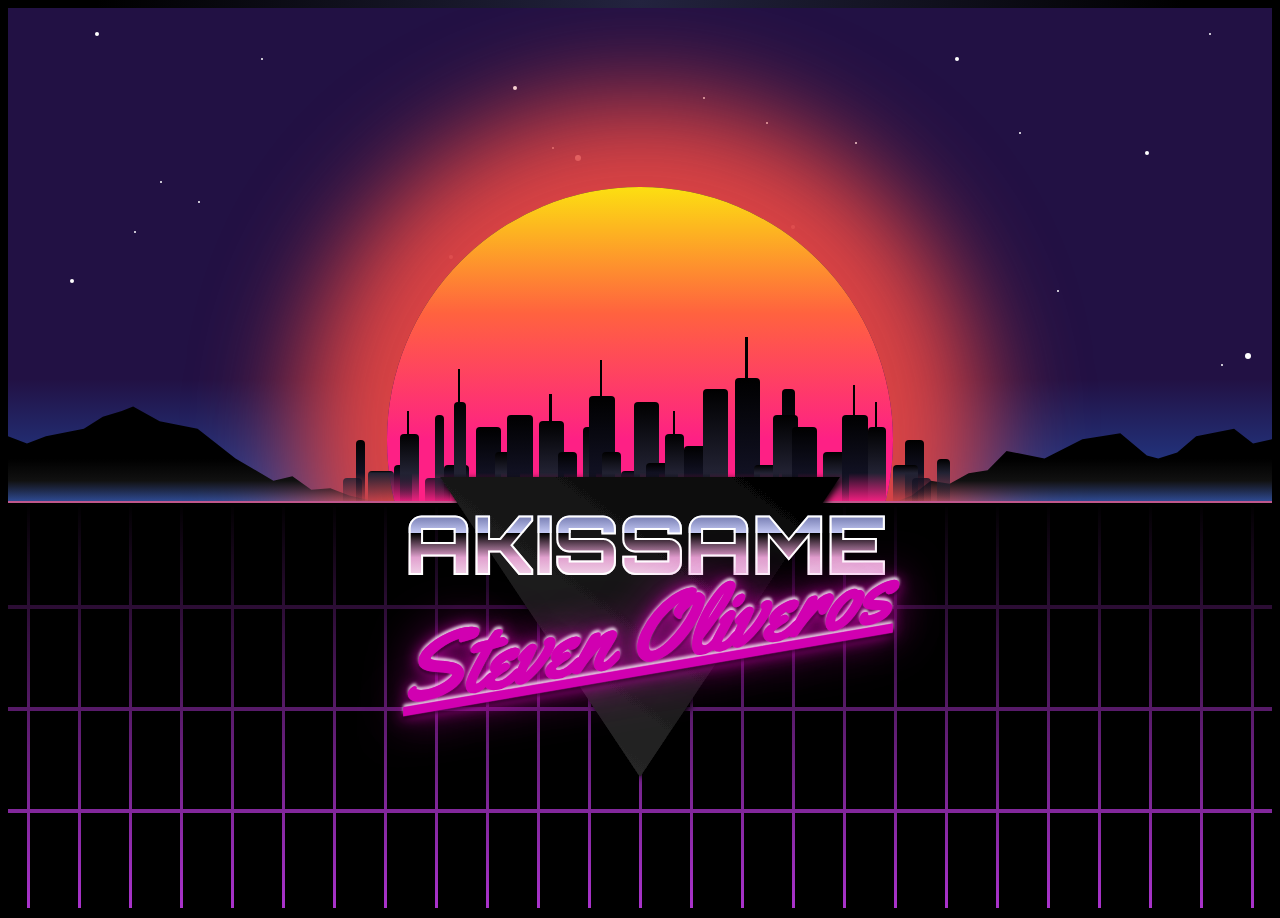
<file: index.html>
<!DOCTYPE html>
<html lang="es" >
<head>
<script async src="https://pagead2.googlesyndication.com/pagead/js/adsbygoogle.js?client=ca-pub-6573726610779599"
     crossorigin="anonymous"></script>
	<meta charset="utf-8">
	<title>Akissame</title>
	<link rel="stylesheet" href="./style.css">
    <link rel='stylesheet' href='https://fonts.googleapis.com/css?family=Yellowtail'>
    <link rel='stylesheet' href='https://fonts.googleapis.com/css?family=Orbitron:400,700,900'>
</head>
<body>
<div id="retrobg">
	<div id="retrobg-sky">
		<div id="retrobg-stars">
			<div class="retrobg-star" style="left:  5%; top: 55%; transform: scale( 2 );"></div>
			<div class="retrobg-star" style="left:  7%; top:  5%; transform: scale( 2 );"></div>
			<div class="retrobg-star" style="left: 10%; top: 45%; transform: scale( 1 );"></div>
			<div class="retrobg-star" style="left: 12%; top: 35%; transform: scale( 1 );"></div>
			<div class="retrobg-star" style="left: 15%; top: 39%; transform: scale( 1 );"></div>
			<div class="retrobg-star" style="left: 20%; top: 10%; transform: scale( 1 );"></div>
			<div class="retrobg-star" style="left: 35%; top: 50%; transform: scale( 2 );"></div>
			<div class="retrobg-star" style="left: 40%; top: 16%; transform: scale( 2 );"></div>
			<div class="retrobg-star" style="left: 43%; top: 28%; transform: scale( 1 );"></div>
			<div class="retrobg-star" style="left: 45%; top: 30%; transform: scale( 3 );"></div>
			<div class="retrobg-star" style="left: 55%; top: 18%; transform: scale( 1 );"></div>
			<div class="retrobg-star" style="left: 60%; top: 23%; transform: scale( 1 );"></div>
			<div class="retrobg-star" style="left: 62%; top: 44%; transform: scale( 2 );"></div>
			<div class="retrobg-star" style="left: 67%; top: 27%; transform: scale( 1 );"></div>
			<div class="retrobg-star" style="left: 75%; top: 10%; transform: scale( 2 );"></div>
			<div class="retrobg-star" style="left: 80%; top: 25%; transform: scale( 1 );"></div>
			<div class="retrobg-star" style="left: 83%; top: 57%; transform: scale( 1 );"></div>
			<div class="retrobg-star" style="left: 90%; top: 29%; transform: scale( 2 );"></div>
			<div class="retrobg-star" style="left: 95%; top:  5%; transform: scale( 1 );"></div>
			<div class="retrobg-star" style="left: 96%; top: 72%; transform: scale( 1 );"></div>
			<div class="retrobg-star" style="left: 98%; top: 70%; transform: scale( 3 );"></div>
		</div>
		<div id="retrobg-sunWrap">
			<div id="retrobg-sun"></div>
		</div>
		<div id="retrobg-mountains">
			<div id="retrobg-mountains-left" class="retrobg-mountain"></div>
			<div id="retrobg-mountains-right" class="retrobg-mountain"></div>
		</div>
		<div id="retrobg-cityWrap">
			<div id="retrobg-city">
				<div style="left:  4.0%; height: 20%; width: 3.0%;" class="retrobg-building"></div>
				<div style="left:  6.0%; height: 50%; width: 1.5%;" class="retrobg-building"></div>
				<div style="left:  8.0%; height: 25%; width: 4.0%;" class="retrobg-building"></div>
				<div style="left: 12.0%; height: 30%; width: 3.0%;" class="retrobg-building"></div>
				<div style="left: 13.0%; height: 55%; width: 3.0%;" class="retrobg-building retrobg-antenna"></div>
				<div style="left: 17.0%; height: 20%; width: 4.0%;" class="retrobg-building"></div>
				<div style="left: 18.5%; height: 70%; width: 1.5%;" class="retrobg-building"></div>
				<div style="left: 20.0%; height: 30%; width: 4.0%;" class="retrobg-building"></div>
				<div style="left: 21.5%; height: 80%; width: 2.0%;" class="retrobg-building retrobg-antenna"></div>
				<div style="left: 25.0%; height: 60%; width: 4.0%;" class="retrobg-building"></div>
				<div style="left: 28.0%; height: 40%; width: 4.0%;" class="retrobg-building"></div>
				<div style="left: 30.0%; height: 70%; width: 4.0%;" class="retrobg-building"></div>
				<div style="left: 35.0%; height: 65%; width: 4.0%;" class="retrobg-building retrobg-antenna"></div>
				<div style="left: 38.0%; height: 40%; width: 3.0%;" class="retrobg-building"></div>
				<div style="left: 42.0%; height: 60%; width: 2.0%;" class="retrobg-building"></div>
				<div style="left: 43.0%; height: 85%; width: 4.0%;" class="retrobg-building retrobg-antenna"></div>
				<div style="left: 45.0%; height: 40%; width: 3.0%;" class="retrobg-building"></div>
				<div style="left: 48.0%; height: 25%; width: 3.0%;" class="retrobg-building"></div>
				<div style="left: 50.0%; height: 80%; width: 4.0%;" class="retrobg-building"></div>
				<div style="left: 52.0%; height: 32%; width: 5.0%;" class="retrobg-building"></div>
				<div style="left: 55.0%; height: 55%; width: 3.0%;" class="retrobg-building retrobg-antenna"></div>
				<div style="left: 58.0%; height: 45%; width: 4.0%;" class="retrobg-building"></div>
				<div style="left: 61.0%; height: 90%; width: 4.0%;" class="retrobg-building"></div>
				<div style="left: 66.0%; height: 99%; width: 4.0%;" class="retrobg-building retrobg-antenna"></div>
				<div style="left: 69.0%; height: 30%; width: 4.0%;" class="retrobg-building"></div>
				<div style="left: 73.5%; height: 90%; width: 2.0%;" class="retrobg-building"></div>
				<div style="left: 72.0%; height: 70%; width: 4.0%;" class="retrobg-building"></div>
				<div style="left: 75.0%; height: 60%; width: 4.0%;" class="retrobg-building"></div>
				<div style="left: 80.0%; height: 40%; width: 4.0%;" class="retrobg-building"></div>
				<div style="left: 83.0%; height: 70%; width: 4.0%;" class="retrobg-building retrobg-antenna"></div>
				<div style="left: 87.0%; height: 60%; width: 3.0%;" class="retrobg-building retrobg-antenna"></div>
				<div style="left: 93.0%; height: 50%; width: 3.0%;" class="retrobg-building"></div>
				<div style="left: 91.0%; height: 30%; width: 4.0%;" class="retrobg-building"></div>
				<div style="left: 94.0%; height: 20%; width: 3.0%;" class="retrobg-building"></div>
				<div style="left: 98.0%; height: 35%; width: 2.0%;" class="retrobg-building"></div>
			</div>
		</div>
	</div>
	<div id="retrobg-ground">
		<div id="retrobg-linesWrap">
			<div id="retrobg-lines">
				<div id="retrobg-vlines">
					<div class="retrobg-vline"></div>
					<div class="retrobg-vline"></div>
					<div class="retrobg-vline"></div>
					<div class="retrobg-vline"></div>
					<div class="retrobg-vline"></div>
					<div class="retrobg-vline"></div>
					<div class="retrobg-vline"></div>
					<div class="retrobg-vline"></div>
					<div class="retrobg-vline"></div>
					<div class="retrobg-vline"></div>
					<div class="retrobg-vline"></div>
					<div class="retrobg-vline"></div>
					<div class="retrobg-vline"></div>
					<div class="retrobg-vline"></div>
					<div class="retrobg-vline"></div>
					<div class="retrobg-vline"></div>
					<div class="retrobg-vline"></div>
					<div class="retrobg-vline"></div>
					<div class="retrobg-vline"></div>
					<div class="retrobg-vline"></div>
					<div class="retrobg-vline"></div>
					<div class="retrobg-vline"></div>
					<div class="retrobg-vline"></div>
					<div class="retrobg-vline"></div>
					<div class="retrobg-vline"></div>
					<div class="retrobg-vline"></div>
					<div class="retrobg-vline"></div>
					<div class="retrobg-vline"></div>
					<div class="retrobg-vline"></div>
					<div class="retrobg-vline"></div>
					<div class="retrobg-vline"></div>
					<div class="retrobg-vline"></div>
					<div class="retrobg-vline"></div>
					<div class="retrobg-vline"></div>
					<div class="retrobg-vline"></div>
					<div class="retrobg-vline"></div>
					<div class="retrobg-vline"></div>
					<div class="retrobg-vline"></div>
					<div class="retrobg-vline"></div>
					<div class="retrobg-vline"></div>
					<div class="retrobg-vline"></div>
					<div class="retrobg-vline"></div>
					<div class="retrobg-vline"></div>
					<div class="retrobg-vline"></div>
					<div class="retrobg-vline"></div>
					<div class="retrobg-vline"></div>
					<div class="retrobg-vline"></div>
					<div class="retrobg-vline"></div>
					<div class="retrobg-vline"></div>
					<div class="retrobg-vline"></div>
					<div class="retrobg-vline"></div>
					<div class="retrobg-vline"></div>
					<div class="retrobg-vline"></div>
				</div>
				<div id="retrobg-hlines">
					<div class="retrobg-hline"></div>
					<div class="retrobg-hline"></div>
					<div class="retrobg-hline"></div>
					<div class="retrobg-hline"></div>
					<div class="retrobg-hline"></div>
					<div class="retrobg-hline"></div>
					<div class="retrobg-hline"></div>
					<div class="retrobg-hline"></div>
				</div>
			</div>
		</div>
		<div id="retrobg-groundShadow"></div>
	</div>
</div>
<div>
	<div class="wrapper">
		<h1>Akissame </h1>
		<h2>Steven Oliveros</h2>
		<svg height="320" width="400" class="logo-triangle">
			<defs>
				<linearGradient id="grad1" x1="0%" y1="100%" x2="100%" y2="0%">
					<stop offset="0%" style="stop-color:rgb(50,50,50);stop-opacity:1" />
					<stop offset="100%" style="stop-color:black;stop-opacity:1" />
				</linearGradient>
			</defs>
			<filter id="dropshadow" height="130%">
				<feGaussianBlur in="SourceAlpha" stdDeviation="3" />
				<feOffset dx="2" dy="2" result="offsetblur" />
				<feMerge>
					<feMergeNode/>
					<feMergeNode in="SourceGraphic" />
				</feMerge>
			</filter>
			<polygon points="0,0 400,0 200,300" stroke="#36e2f8" stroke-width="3" />
		</svg>
		<a href="/privacy-policy">Política de privacidad</a>
	</div>
</div>
<script src="./script.js"></script>
</body>
</html>
</file>
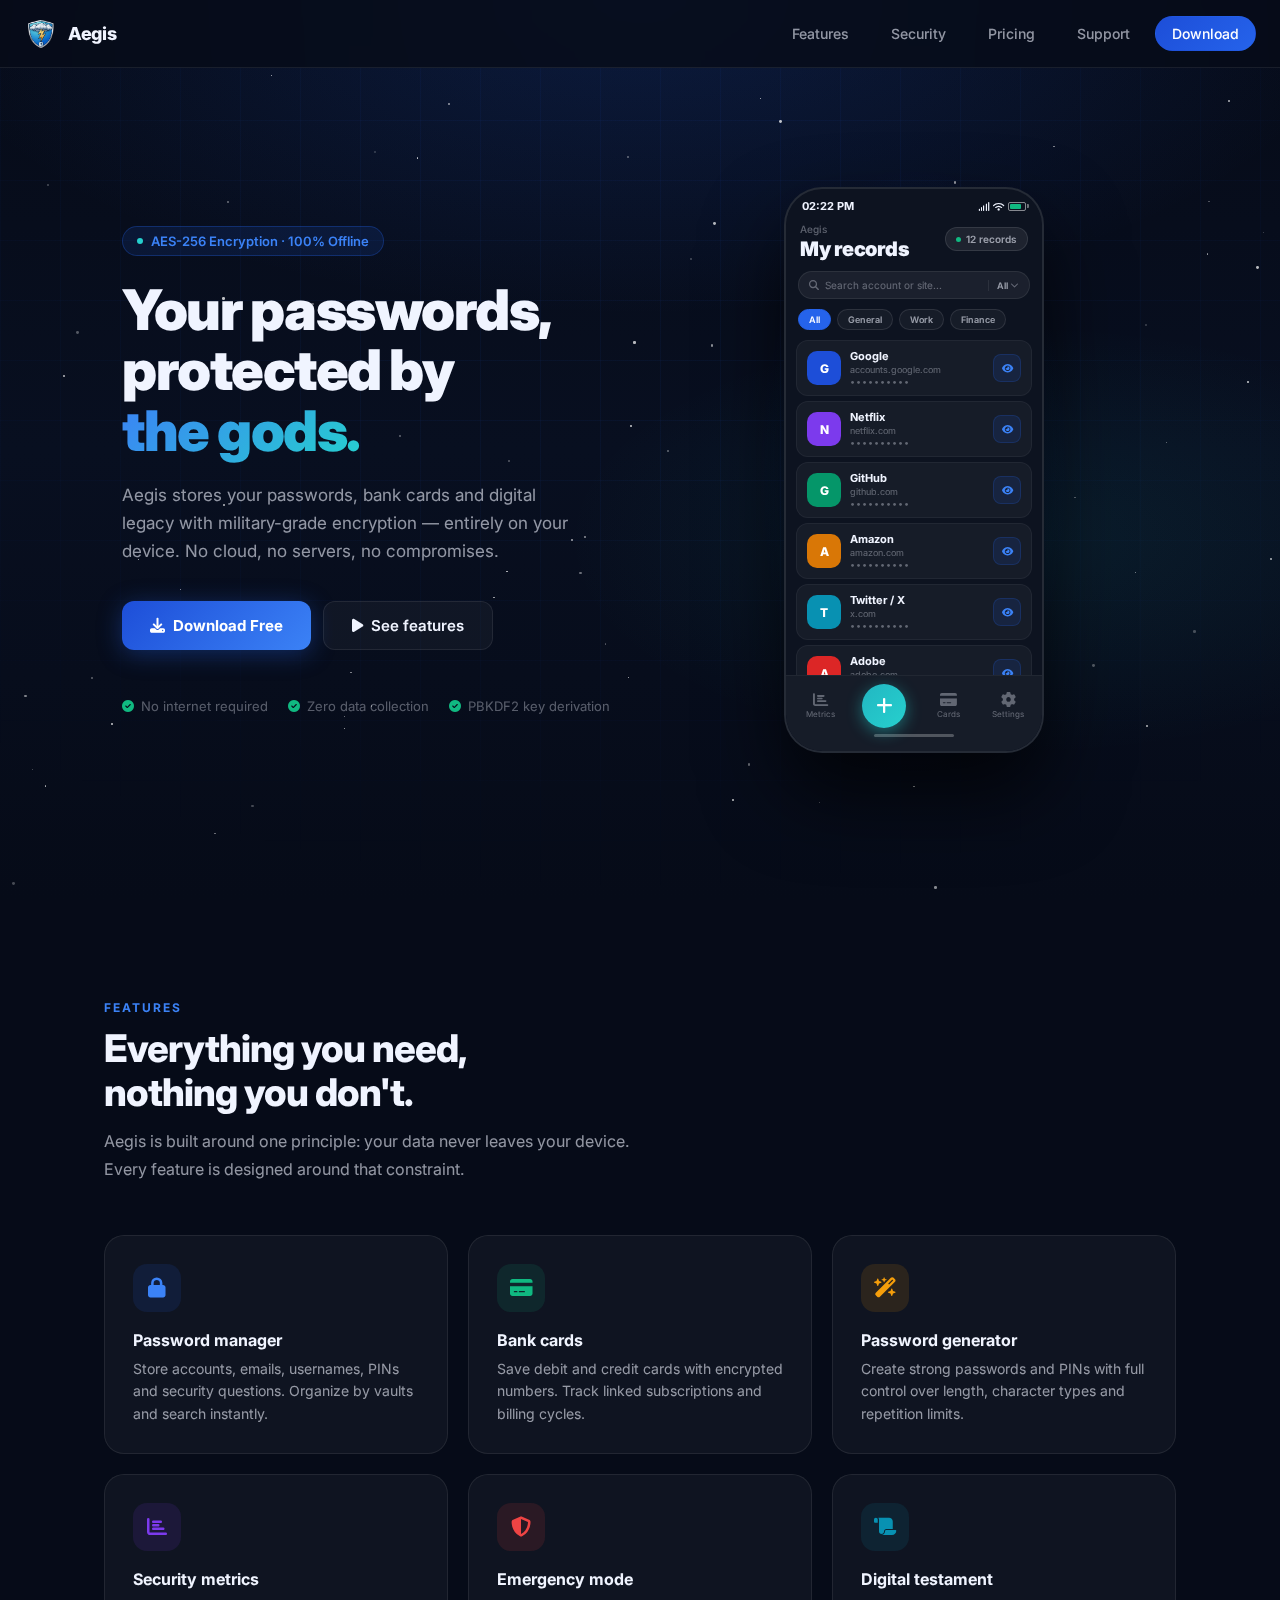
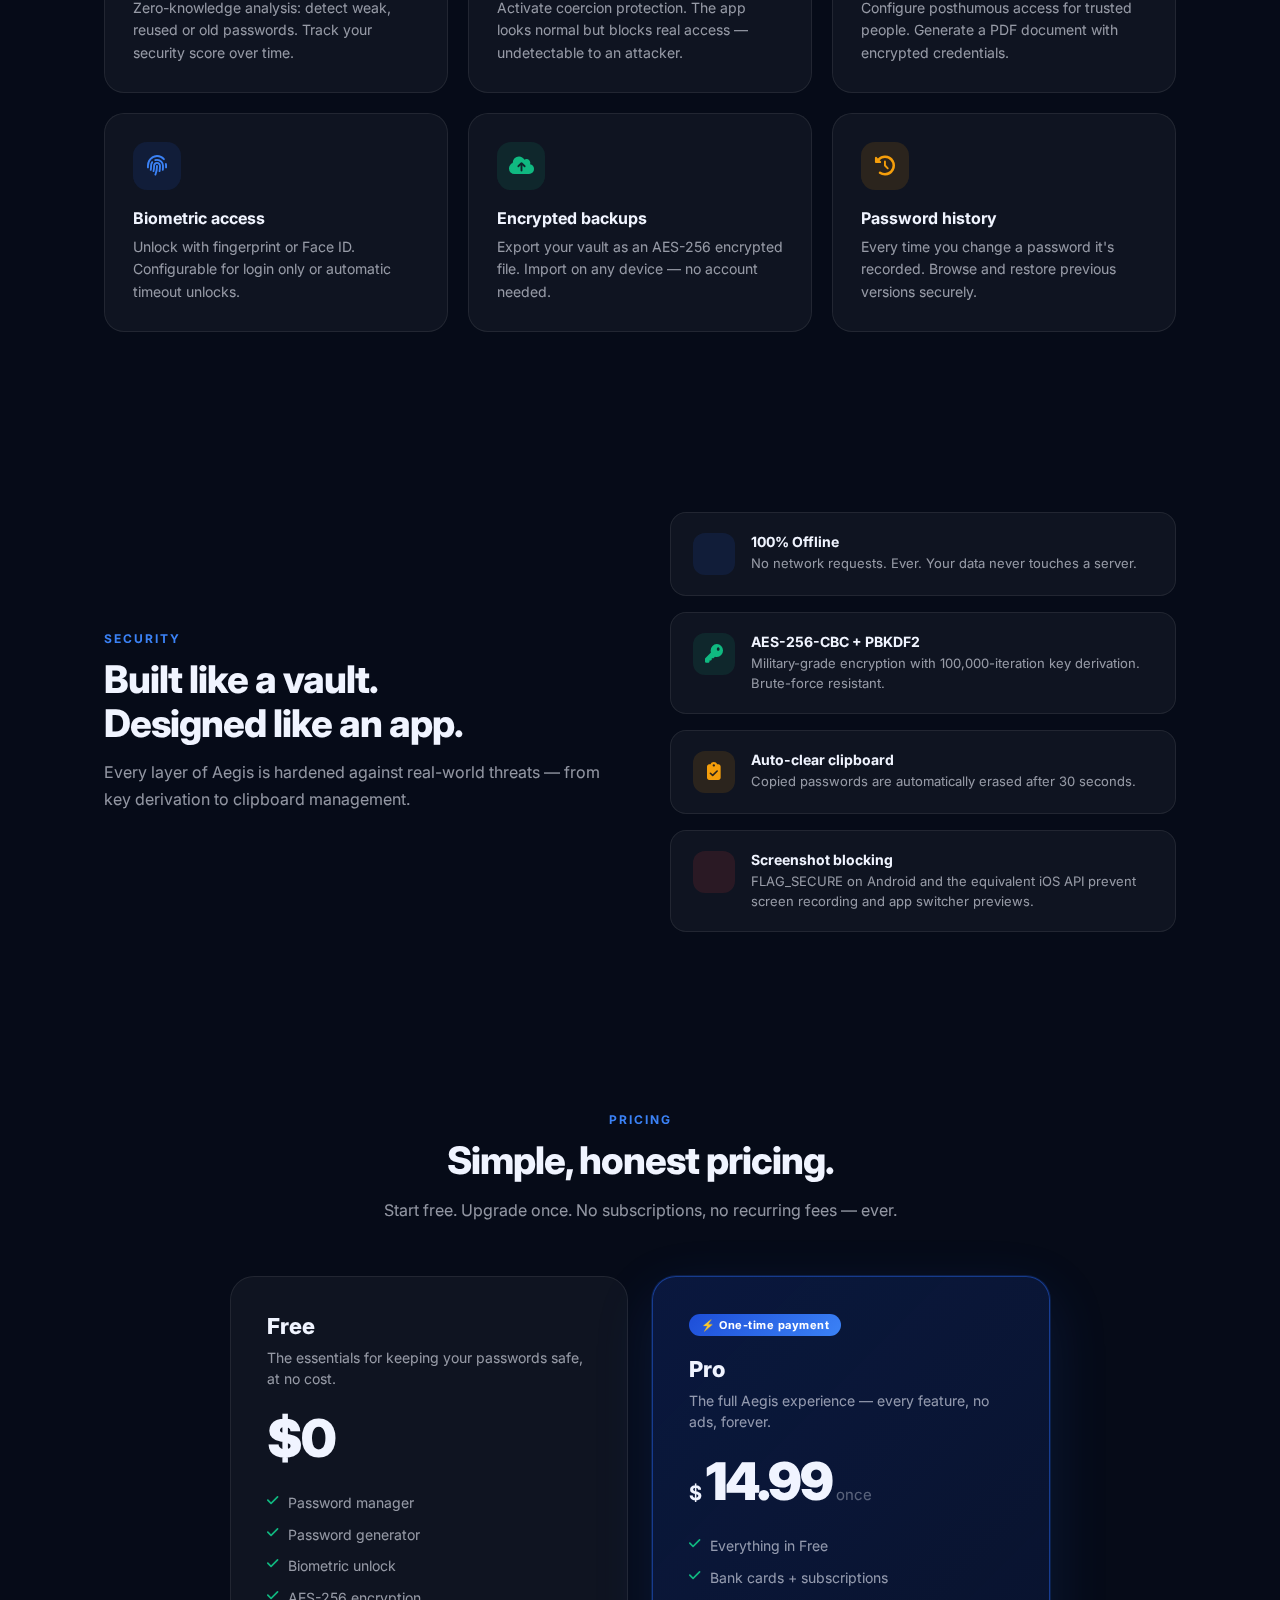
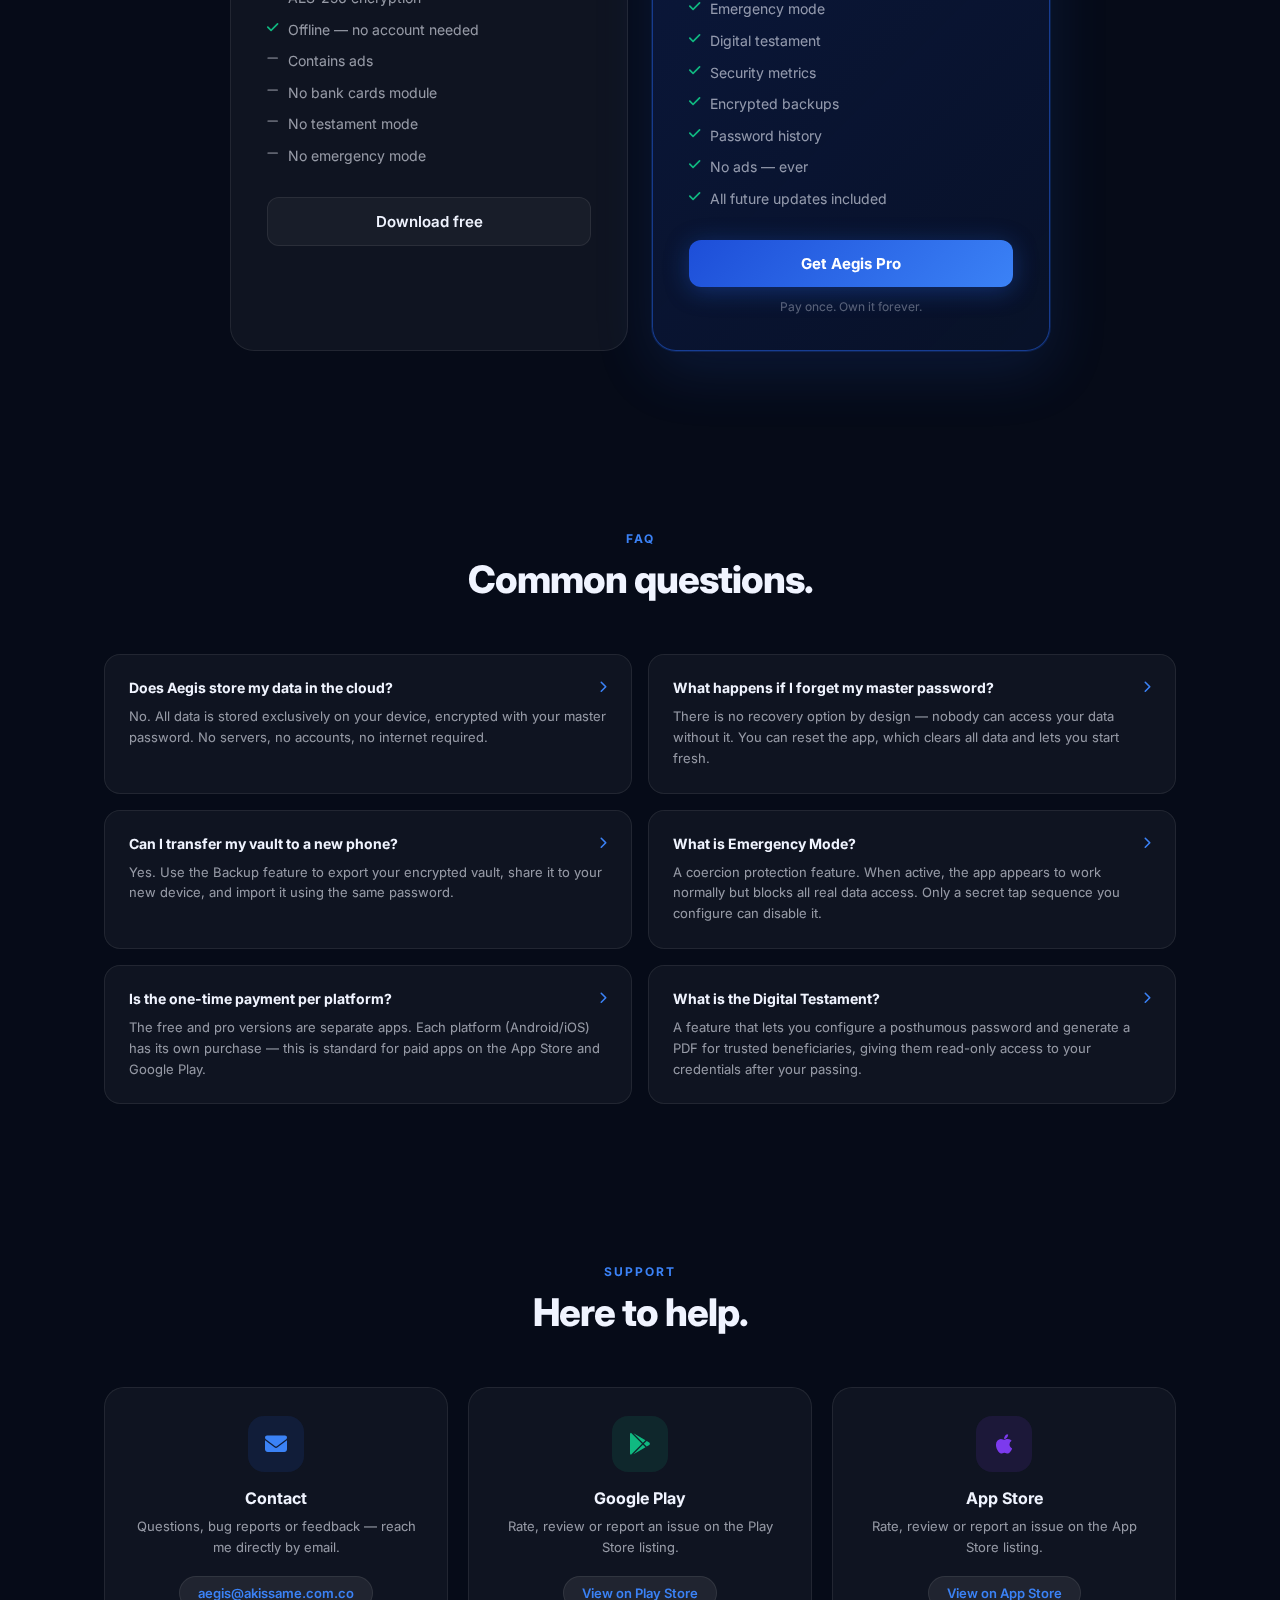
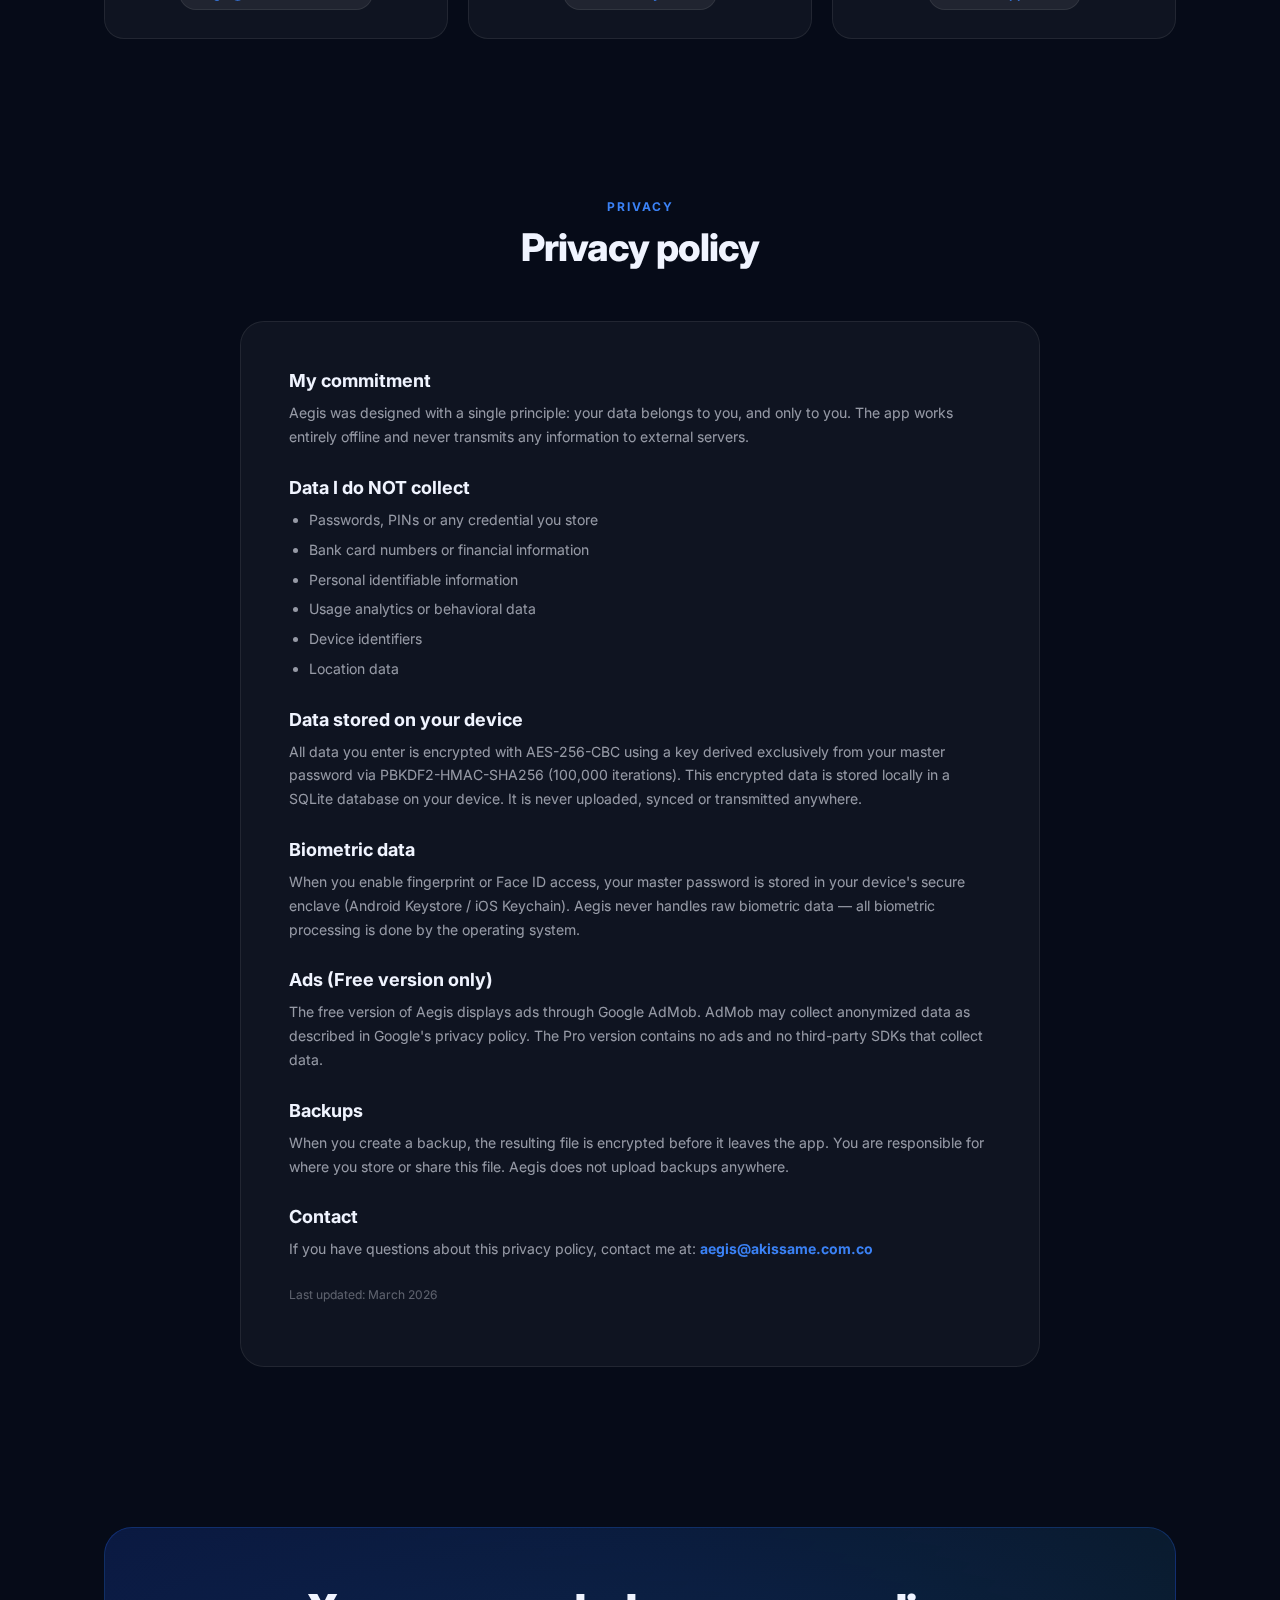
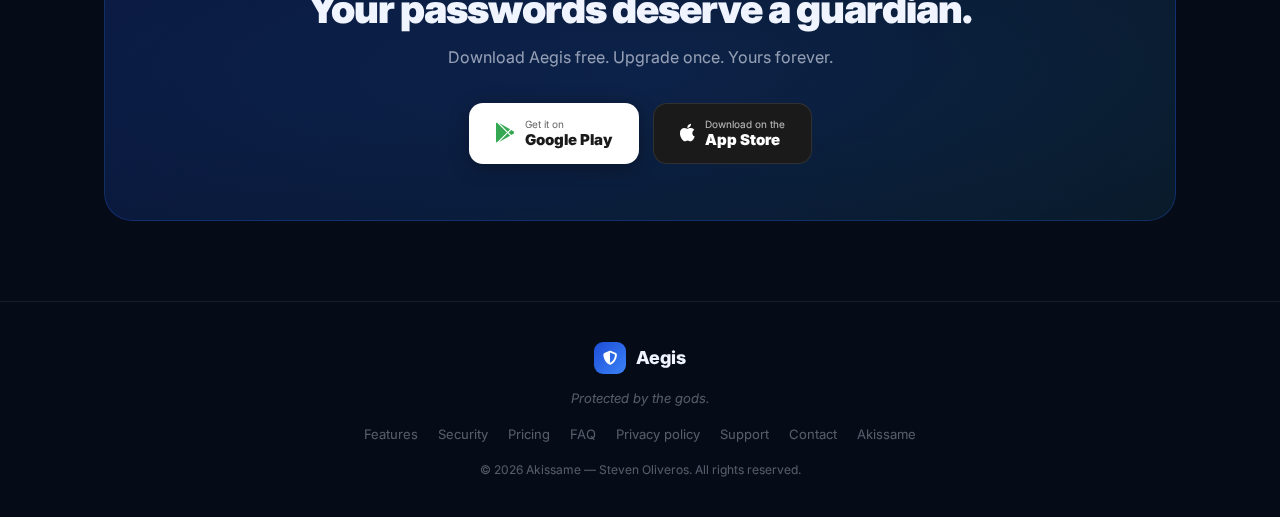
<file: aegis.html>
<!DOCTYPE html>
<html lang="en">
<head>
  <meta charset="UTF-8">
  <meta name="viewport" content="width=device-width, initial-scale=1.0, user-scalable=no">
  <title>Aegis — Password Guardian</title>
  <link rel="preconnect" href="https://fonts.googleapis.com">
  <link href="https://fonts.googleapis.com/css2?family=Inter:wght@300;400;500;600;700;800;900&display=swap" rel="stylesheet">
  <link href="https://cdnjs.cloudflare.com/ajax/libs/font-awesome/6.5.0/css/all.min.css" rel="stylesheet">

  <script async src="https://www.googletagmanager.com/gtag/js?id=G-YBMQXTQRRZ"></script>
  <script>
    window.dataLayer = window.dataLayer || [];
    function gtag(){dataLayer.push(arguments);}
    gtag('js', new Date());
    gtag('config', 'G-YBMQXTQRRZ');
  </script>

  <style>
    *, *::before, *::after { margin: 0; padding: 0; box-sizing: border-box; }

    :root {
      --primary:       #2563EB;
      --primary-dark:  #1D4ED8;
      --primary-light: #3B82F6;
      --accent:        #26D0CE;
      --bg:            #060B18;
      --surface:       rgba(255,255,255,0.04);
      --surface-hover: rgba(255,255,255,0.07);
      --border:        rgba(255,255,255,0.08);
      --border-accent: rgba(37,99,235,0.4);
      --text:          #F0F4FF;
      --text-sub:      rgba(240,244,255,0.6);
      --text-muted:    rgba(240,244,255,0.35);
      --success:       #10B981;
      --danger:        #EF4444;
      --amber:         #F59E0B;
      --purple:        #7C3AED;
    }

    html { scroll-behavior: smooth; }

    body {
      font-family: 'Inter', sans-serif;
      background: var(--bg);
      color: var(--text);
      overflow-x: hidden;
      min-height: 100vh;
    }

    .bg-layer {
      position: fixed; inset: 0; z-index: 0; pointer-events: none;
      background: radial-gradient(ellipse 80% 50% at 50% 0%, rgba(37,99,235,0.18) 0%, transparent 70%),
                  radial-gradient(ellipse 60% 40% at 80% 60%, rgba(38,208,206,0.08) 0%, transparent 60%),
                  linear-gradient(180deg, #060B18 0%, #080F20 50%, #060B18 100%);
    }

    .bg-grid {
      position: fixed; inset: 0; z-index: 0; pointer-events: none;
      background-image:
        linear-gradient(rgba(37,99,235,0.06) 1px, transparent 1px),
        linear-gradient(90deg, rgba(37,99,235,0.06) 1px, transparent 1px);
      background-size: 60px 60px;
      mask-image: radial-gradient(ellipse 80% 70% at 50% 30%, black 30%, transparent 100%);
    }

    .bg-stars { position: fixed; inset: 0; z-index: 0; pointer-events: none; }
    .star {
      position: absolute; border-radius: 50%; background: #fff;
      animation: twinkle var(--d,3s) ease-in-out infinite alternate;
    }
    @keyframes twinkle { from { opacity: 0.2; } to { opacity: 0.9; } }

    .container { max-width: 1120px; margin: 0 auto; padding: 0 24px; position: relative; z-index: 10; }
    section { position: relative; z-index: 10; }

    /* ── Nav ─────────────────────────────────────── */
    nav {
      position: fixed; top: 0; left: 0; right: 0; z-index: 100;
      padding: 16px 24px;
      display: flex; align-items: center; justify-content: space-between;
      background: rgba(6,11,24,0.8);
      backdrop-filter: blur(20px);
      border-bottom: 1px solid var(--border);
      transition: all 0.3s;
    }
    .nav-logo { display: flex; align-items: center; gap: 10px; text-decoration: none; }
    .nav-logo-icon {
      width: 34px; height: 34px; border-radius: 10px;
      background: linear-gradient(135deg, var(--primary-dark), var(--primary-light));
      display: flex; align-items: center; justify-content: center;
      font-size: 16px; color: #fff;
    }
    .nav-logo-name { font-size: 18px; font-weight: 800; color: var(--text); letter-spacing: -0.3px; }
    .nav-links-row { display: flex; gap: 8px; align-items: center; }
    .nav-link {
      padding: 8px 16px; border-radius: 20px;
      text-decoration: none; font-size: 14px; font-weight: 500;
      color: var(--text-sub); transition: all 0.2s; border: 1px solid transparent;
    }
    .nav-link:hover { color: var(--text); background: var(--surface); }
    .nav-link.btn {
      background: linear-gradient(135deg, var(--primary-dark), var(--primary));
      color: #fff; border-color: transparent;
    }
    .nav-link.btn:hover { opacity: 0.9; transform: translateY(-1px); }

    /* ── Hero ─────────────────────────────────────── */
    .hero { min-height: 100vh; display: flex; align-items: center; padding: 100px 0 60px; }
    .hero-inner {
      display: grid; grid-template-columns: 1fr 1fr;
      gap: 60px; align-items: center;
    }
    .hero-badge {
      display: inline-flex; align-items: center; gap: 8px;
      padding: 6px 14px; border-radius: 20px;
      background: rgba(37,99,235,0.12); border: 1px solid rgba(37,99,235,0.3);
      font-size: 13px; font-weight: 600; color: var(--primary-light); margin-bottom: 24px;
    }
    .hero-badge .dot {
      width: 6px; height: 6px; border-radius: 50%; background: var(--accent);
      animation: pulse-dot 2s ease-in-out infinite;
    }
    @keyframes pulse-dot { 0%,100% { transform:scale(1);opacity:1; } 50% { transform:scale(1.4);opacity:0.7; } }
    .hero-title {
      font-size: clamp(36px, 5vw, 56px); font-weight: 900;
      line-height: 1.08; letter-spacing: -1.5px; margin-bottom: 20px; color: var(--text);
    }
    .hero-title .gradient {
      background: linear-gradient(135deg, var(--primary-light) 0%, var(--accent) 100%);
      -webkit-background-clip: text; -webkit-text-fill-color: transparent; background-clip: text;
    }
    .hero-subtitle { font-size: 17px; line-height: 1.65; color: var(--text-sub); margin-bottom: 36px; max-width: 460px; }
    .hero-cta { display: flex; gap: 12px; flex-wrap: wrap; margin-bottom: 48px; }
    .btn-primary {
      display: inline-flex; align-items: center; gap: 8px;
      padding: 14px 28px; border-radius: 12px;
      background: linear-gradient(135deg, var(--primary-dark), var(--primary-light));
      color: #fff; text-decoration: none; font-size: 15px; font-weight: 700;
      transition: all 0.25s; border: none; cursor: pointer;
      box-shadow: 0 4px 24px rgba(37,99,235,0.35);
    }
    .btn-primary:hover { transform: translateY(-2px); box-shadow: 0 8px 32px rgba(37,99,235,0.45); }
    .btn-secondary {
      display: inline-flex; align-items: center; gap: 8px;
      padding: 14px 28px; border-radius: 12px;
      background: var(--surface); color: var(--text);
      text-decoration: none; font-size: 15px; font-weight: 600;
      border: 1px solid var(--border); transition: all 0.25s; cursor: pointer;
    }
    .btn-secondary:hover { background: var(--surface-hover); border-color: rgba(255,255,255,0.15); }
    .hero-trust { display: flex; align-items: center; gap: 20px; flex-wrap: wrap; }
    .trust-item { display: flex; align-items: center; gap: 7px; font-size: 13px; color: var(--text-muted); }
    .trust-item i { color: var(--success); font-size: 12px; }

    /* ── Phone mockup ─────────────────────────────── */
    .hero-visual { display: flex; justify-content: center; align-items: center; }
    .phone-wrap { position: relative; width: 260px; animation: float 6s ease-in-out infinite; }
    @keyframes float { 0%,100% { transform:translateY(0); } 50% { transform:translateY(-14px); } }
    .phone-glow {
      position: absolute; inset: -30px;
      background: radial-gradient(ellipse at center, rgba(37,99,235,0.25) 0%, transparent 70%);
      border-radius: 50%; pointer-events: none;
    }
    .phone-frame {
      position: relative; width: 100%; padding-top: 216%;
      background: #0D1320;
      border-radius: 38px;
      border: 2px solid rgba(255,255,255,0.10);
      box-shadow: 0 40px 80px rgba(0,0,0,0.7), inset 0 1px 0 rgba(255,255,255,0.07);
      overflow: hidden;
    }
    .phone-screen { position: absolute; inset: 0; border-radius: 36px; overflow: hidden; background: #0D1320; display: flex; flex-direction: column; }

    /* Status bar */
    .phone-statusbar {
      display: flex; justify-content: space-between; align-items: center;
      padding: 10px 16px 4px; flex-shrink: 0;
    }
    .phone-statusbar-time { font-size: 11px; font-weight: 700; color: var(--text); }
    .phone-statusbar-icons { display: flex; align-items: center; gap: 4px; }
    .phone-statusbar-icons i { font-size: 9px; color: var(--text); }
    .phone-battery {
      width: 18px; height: 9px; border: 1px solid rgba(255,255,255,0.5);
      border-radius: 2px; display: flex; align-items: center; padding: 1px;
      position: relative;
    }
    .phone-battery::after {
      content: ''; position: absolute; right: -4px; top: 50%;
      transform: translateY(-50%); width: 2px; height: 4px;
      background: rgba(255,255,255,0.4); border-radius: 0 1px 1px 0;
    }
    .phone-battery-fill { width: 75%; height: 100%; background: var(--success); border-radius: 1px; }

    /* Header */
    .phone-header-row {
      display: flex; justify-content: space-between; align-items: flex-start;
      padding: 6px 14px 10px; flex-shrink: 0;
    }
    .phone-header-section { font-size: 10px; color: var(--text-muted); font-weight: 500; margin-bottom: 2px; }
    .phone-header-title { font-size: 20px; font-weight: 900; color: var(--text); letter-spacing: -0.5px; }
    .phone-records-badge {
      display: flex; align-items: center; gap: 5px;
      padding: 5px 10px; border-radius: 20px;
      background: rgba(255,255,255,0.07); border: 1px solid rgba(255,255,255,0.1);
      font-size: 10px; font-weight: 600; color: var(--text-sub); margin-top: 4px;
    }
    .phone-badge-dot { width: 5px; height: 5px; border-radius: 50%; background: var(--success); }

    /* Search bar */
    .phone-search-row { padding: 0 12px 10px; flex-shrink: 0; }
    .phone-search {
      display: flex; align-items: center; gap: 6px;
      background: rgba(255,255,255,0.06); border: 1px solid rgba(255,255,255,0.08);
      border-radius: 14px; padding: 7px 10px;
    }
    .phone-search i { font-size: 10px; color: var(--text-muted); }
    .phone-search-text { font-size: 10px; color: var(--text-muted); flex: 1; }
    .phone-search-filter {
      font-size: 9px; color: var(--text-sub); font-weight: 600;
      display: flex; align-items: center; gap: 3px;
      padding-left: 8px; border-left: 1px solid rgba(255,255,255,0.08);
    }
    .phone-search-filter i { font-size: 8px; }

    /* Vault chips */
    .phone-chips { display: flex; gap: 6px; padding: 0 12px 10px; flex-shrink: 0; }
    .phone-chip {
      padding: 4px 10px; border-radius: 20px; font-size: 9px; font-weight: 600;
      border: 1px solid rgba(255,255,255,0.1); color: var(--text-sub);
      background: rgba(255,255,255,0.04);
    }
    .phone-chip.active { background: var(--primary); border-color: var(--primary); color: #fff; }

    /* Entries list */
    .phone-entries { flex: 1; overflow: hidden; padding: 0 10px 6px; display: flex; flex-direction: column; gap: 5px; }

    .phone-entry {
      display: flex; align-items: center; gap: 9px;
      background: rgba(255,255,255,0.04); border-radius: 12px;
      padding: 8px 10px; border: 1px solid rgba(255,255,255,0.05);
      flex-shrink: 0;
    }
    .phone-avatar {
      width: 34px; height: 34px; border-radius: 10px;
      display: flex; align-items: center; justify-content: center;
      font-size: 12px; font-weight: 800; color: #fff; flex-shrink: 0;
    }
    .phone-entry-info { flex: 1; min-width: 0; }
    .phone-entry-name { font-size: 11px; font-weight: 700; color: var(--text); }
    .phone-entry-site { font-size: 9px; color: var(--text-muted); margin-top: 1px; }
    .phone-entry-pw { font-size: 9px; color: var(--text-muted); letter-spacing: 1px; margin-top: 1px; }
    .phone-entry-eye {
      width: 28px; height: 28px; border-radius: 8px;
      background: rgba(37,99,235,0.12); border: 1px solid rgba(37,99,235,0.2);
      display: flex; align-items: center; justify-content: center;
      flex-shrink: 0;
    }
    .phone-entry-eye i { font-size: 10px; color: var(--primary-light); }

    /* Bottom nav */
    .phone-nav {
      flex-shrink: 0; padding: 8px 16px 14px;
      background: rgba(255,255,255,0.04);
      border-top: 1px solid rgba(255,255,255,0.05);
    }
    .phone-nav-inner { display: flex; justify-content: space-between; align-items: center; }
    .phone-nav-btn {
      display: flex; flex-direction: column; align-items: center; gap: 2px;
      font-size: 8px; color: var(--text-muted); min-width: 36px;
    }
    .phone-nav-btn i { font-size: 15px; }
    .phone-nav-btn.active i { color: #22B7C2; }
    .phone-nav-btn.active { color: #22B7C2; }
    .phone-nav-fab {
      width: 44px; height: 44px; border-radius: 50%;
      background: linear-gradient(135deg, #22B7C2, var(--accent));
      display: flex; align-items: center; justify-content: center;
      box-shadow: 0 4px 16px rgba(38,208,206,0.45);
    }
    .phone-nav-fab i { font-size: 18px; color: #fff; }
    .phone-home-indicator {
      width: 80px; height: 3px; background: rgba(255,255,255,0.25);
      border-radius: 2px; margin: 6px auto 0;
    }

    /* ── Section common ──────────────────────────── */
    .section-label {
      font-size: 12px; font-weight: 700; letter-spacing: 2px;
      text-transform: uppercase; color: var(--primary-light); margin-bottom: 12px;
    }
    .section-title {
      font-size: clamp(26px, 4vw, 38px); font-weight: 800; letter-spacing: -1px;
      color: var(--text); margin-bottom: 14px; line-height: 1.15;
    }
    .section-subtitle {
      font-size: 16px; line-height: 1.7; color: var(--text-sub);
      max-width: 560px; margin-bottom: 52px;
    }
    .section-header { margin-bottom: 52px; }

    /* ── Features ────────────────────────────────── */
    #features { padding: 100px 0; }
    .features-grid { display: grid; grid-template-columns: repeat(3, 1fr); gap: 20px; }
    .feature-card {
      background: var(--surface); border: 1px solid var(--border);
      border-radius: 20px; padding: 28px; transition: all 0.3s; position: relative; overflow: hidden;
    }
    .feature-card::before {
      content: ''; position: absolute; top: 0; left: 0; right: 0; height: 1px;
      background: linear-gradient(90deg, transparent, var(--border-accent), transparent);
      opacity: 0; transition: opacity 0.3s;
    }
    .feature-card:hover { background: var(--surface-hover); border-color: var(--border-accent); transform: translateY(-4px); }
    .feature-card:hover::before { opacity: 1; }
    .feature-icon {
      width: 48px; height: 48px; border-radius: 14px;
      display: flex; align-items: center; justify-content: center;
      font-size: 20px; margin-bottom: 18px;
    }
    .feature-title { font-size: 16px; font-weight: 700; color: var(--text); margin-bottom: 8px; }
    .feature-desc { font-size: 14px; line-height: 1.6; color: var(--text-sub); }

    /* ── Security ────────────────────────────────── */
    #security { padding: 80px 0; }
    .security-inner { display: grid; grid-template-columns: 1fr 1fr; gap: 60px; align-items: center; }
    .security-badge-wrap { display: flex; flex-direction: column; gap: 16px; }
    .security-badge {
      display: flex; align-items: flex-start; gap: 16px;
      background: var(--surface); border: 1px solid var(--border);
      border-radius: 16px; padding: 20px 22px; transition: all 0.25s;
    }
    .security-badge:hover { border-color: var(--border-accent); background: var(--surface-hover); }
    .security-badge-icon {
      width: 42px; height: 42px; border-radius: 12px;
      display: flex; align-items: center; justify-content: center;
      font-size: 18px; flex-shrink: 0;
    }
    .security-badge-title { font-size: 14px; font-weight: 700; color: var(--text); margin-bottom: 4px; }
    .security-badge-desc { font-size: 13px; color: var(--text-sub); line-height: 1.5; }

    /* ── Pricing ─────────────────────────────────── */
    #pricing { padding: 100px 0; }
    .pricing-grid { display: grid; grid-template-columns: 1fr 1fr; gap: 24px; max-width: 820px; margin: 0 auto; }
    .pricing-card {
      background: var(--surface); border: 1px solid var(--border);
      border-radius: 24px; padding: 36px; position: relative; overflow: hidden; transition: all 0.3s;
    }
    .pricing-card.featured {
      background: linear-gradient(135deg, rgba(29,78,216,0.2) 0%, rgba(37,99,235,0.08) 100%);
      border-color: rgba(37,99,235,0.5);
      box-shadow: 0 0 0 1px rgba(37,99,235,0.2), 0 20px 60px rgba(37,99,235,0.15);
    }
    .pricing-badge {
      display: inline-block; padding: 4px 12px; border-radius: 20px;
      background: linear-gradient(135deg, var(--primary-dark), var(--primary-light));
      color: #fff; font-size: 11px; font-weight: 700; letter-spacing: 0.5px; margin-bottom: 20px;
    }
    .pricing-name { font-size: 22px; font-weight: 800; color: var(--text); margin-bottom: 8px; }
    .pricing-desc { font-size: 14px; color: var(--text-sub); margin-bottom: 24px; line-height: 1.5; }
    .pricing-price { display: flex; align-items: baseline; gap: 4px; margin-bottom: 28px; }
    .pricing-currency { font-size: 20px; font-weight: 700; color: var(--text); }
    .pricing-amount { font-size: 52px; font-weight: 900; color: var(--text); line-height: 1; letter-spacing: -2px; }
    .pricing-period { font-size: 15px; color: var(--text-muted); }
    .pricing-features { list-style: none; margin-bottom: 32px; display: flex; flex-direction: column; gap: 12px; }
    .pricing-features li { display: flex; align-items: flex-start; gap: 10px; font-size: 14px; color: var(--text-sub); line-height: 1.4; }
    .pricing-features li i { font-size: 13px; margin-top: 1px; flex-shrink: 0; }
    .pricing-features li.check i { color: var(--success); }
    .pricing-features li.minus i { color: var(--text-muted); }
    .pricing-note { font-size: 12px; color: var(--text-muted); text-align: center; margin-top: 12px; }

    /* ── FAQ ─────────────────────────────────────── */
    #faq { padding: 80px 0; }
    .faq-grid { display: grid; grid-template-columns: 1fr 1fr; gap: 16px; }
    .faq-item {
      background: var(--surface); border: 1px solid var(--border);
      border-radius: 16px; padding: 24px; cursor: pointer; transition: all 0.25s;
    }
    .faq-item:hover { border-color: var(--border-accent); background: var(--surface-hover); }
    .faq-q { font-size: 14px; font-weight: 700; color: var(--text); margin-bottom: 10px; display: flex; justify-content: space-between; align-items: flex-start; gap: 10px; }
    .faq-q i { color: var(--primary-light); font-size: 12px; flex-shrink: 0; margin-top: 2px; }
    .faq-a { font-size: 13px; color: var(--text-sub); line-height: 1.6; }

    /* ── Support ─────────────────────────────────── */
    #support { padding: 80px 0; }
    .support-inner { display: grid; grid-template-columns: 1fr 1fr 1fr; gap: 20px; }
    .support-card {
      background: var(--surface); border: 1px solid var(--border);
      border-radius: 20px; padding: 28px; transition: all 0.3s; text-align: center;
    }
    .support-card:hover { border-color: var(--border-accent); transform: translateY(-4px); }
    .support-card-icon {
      width: 56px; height: 56px; border-radius: 16px;
      display: flex; align-items: center; justify-content: center;
      font-size: 22px; margin: 0 auto 16px;
    }
    .support-card-title { font-size: 16px; font-weight: 700; color: var(--text); margin-bottom: 8px; }
    .support-card-desc { font-size: 13px; color: var(--text-sub); line-height: 1.6; margin-bottom: 18px; }
    .support-link {
      display: inline-block; padding: 8px 18px; border-radius: 20px;
      background: var(--surface-hover); border: 1px solid var(--border);
      color: var(--primary-light); text-decoration: none;
      font-size: 13px; font-weight: 600; transition: all 0.2s;
    }
    .support-link:hover { border-color: var(--border-accent); color: var(--text); }

    /* ── Privacy ─────────────────────────────────── */
    #privacy { padding: 80px 0; }
    .privacy-box {
      background: var(--surface); border: 1px solid var(--border);
      border-radius: 24px; padding: 48px; max-width: 800px; margin: 0 auto;
    }
    .privacy-box h3 { font-size: 18px; font-weight: 700; color: var(--text); margin: 28px 0 10px; }
    .privacy-box h3:first-child { margin-top: 0; }
    .privacy-box p { font-size: 14px; color: var(--text-sub); line-height: 1.7; margin-bottom: 12px; }
    .privacy-box ul { padding-left: 20px; margin-bottom: 12px; }
    .privacy-box li { font-size: 14px; color: var(--text-sub); line-height: 1.7; margin-bottom: 6px; }

    /* ── Download ────────────────────────────────── */
    .download-banner { padding: 80px 0; text-align: center; }
    .download-inner {
      background: linear-gradient(135deg, rgba(29,78,216,0.2), rgba(38,208,206,0.08));
      border: 1px solid rgba(37,99,235,0.3); border-radius: 28px; padding: 56px 48px;
      position: relative; overflow: hidden;
    }
    .download-inner::before {
      content: ''; position: absolute; top: -50%; left: -50%; width: 200%; height: 200%;
      background: radial-gradient(ellipse at center, rgba(37,99,235,0.12) 0%, transparent 60%);
      pointer-events: none;
    }
    .download-title {
      font-size: clamp(28px, 4vw, 40px); font-weight: 900; letter-spacing: -1px;
      color: var(--text); margin-bottom: 14px; position: relative;
    }
    .download-subtitle { font-size: 16px; color: var(--text-sub); margin-bottom: 36px; position: relative; }
    .download-btns { display: flex; gap: 14px; justify-content: center; flex-wrap: wrap; position: relative; }
    .store-btn {
      display: inline-flex; align-items: center; gap: 10px;
      padding: 14px 26px; border-radius: 14px;
      text-decoration: none; font-size: 14px; font-weight: 700; transition: all 0.25s;
    }
    .store-btn.google { background: #fff; color: #1a1a1a; box-shadow: 0 4px 20px rgba(0,0,0,0.3); }
    .store-btn.google:hover { transform: translateY(-2px); box-shadow: 0 8px 30px rgba(0,0,0,0.4); }
    .store-btn.apple { background: #1a1a1a; color: #fff; border: 1px solid rgba(255,255,255,0.1); }
    .store-btn.apple:hover { background: #222; transform: translateY(-2px); }
    .store-btn i { font-size: 20px; }
    .store-btn-label { text-align: left; }
    .store-btn-label small { display: block; font-size: 10px; font-weight: 400; opacity: 0.7; }
    .store-btn-label strong { font-size: 15px; }

    /* ── Footer ──────────────────────────────────── */
    footer {
      border-top: 1px solid var(--border); padding: 40px 24px; text-align: center;
      position: relative; z-index: 10;
    }
    .footer-logo { display: flex; align-items: center; gap: 10px; justify-content: center; margin-bottom: 16px; }
    .footer-logo-icon {
      width: 32px; height: 32px; border-radius: 9px;
      background: linear-gradient(135deg, var(--primary-dark), var(--primary-light));
      display: flex; align-items: center; justify-content: center;
      font-size: 14px; color: #fff;
    }
    .footer-logo-name { font-size: 18px; font-weight: 800; color: var(--text); }
    .footer-tagline { font-size: 13px; color: var(--text-muted); margin-bottom: 20px; font-style: italic; }
    .footer-links { display: flex; gap: 20px; justify-content: center; flex-wrap: wrap; margin-bottom: 20px; }
    .footer-links a { font-size: 13px; color: var(--text-muted); text-decoration: none; transition: color 0.2s; }
    .footer-links a:hover { color: var(--text-sub); }
    .footer-copy { font-size: 12px; color: var(--text-muted); }

    /* ── Responsive ──────────────────────────────── */
    @media (max-width: 960px) {
      .hero-inner { grid-template-columns: 1fr; text-align: center; }
      .hero-visual { order: -1; }
      .hero-subtitle { margin: 0 auto 36px; }
      .hero-cta { justify-content: center; }
      .hero-trust { justify-content: center; }
      .features-grid { grid-template-columns: repeat(2, 1fr); }
      .security-inner { grid-template-columns: 1fr; }
      .pricing-grid { grid-template-columns: 1fr; max-width: 440px; }
      .faq-grid { grid-template-columns: 1fr; }
      .support-inner { grid-template-columns: 1fr; }
      .phone-wrap { width: 220px; }
    }
    @media (max-width: 640px) {
      nav { padding: 12px 16px; }
      .nav-links-row .nav-link:not(.btn) { display: none; }
      .features-grid { grid-template-columns: 1fr; }
      .download-inner { padding: 36px 24px; }
      .container { padding: 0 16px; }
    }
  </style>
</head>

<body>
  <div class="bg-layer"></div>
  <div class="bg-grid"></div>
  <div class="bg-stars" id="stars"></div>

  <!-- Navigation -->
  <nav id="navbar">
    <a href="#" class="nav-logo">
      <img src="./assets/aegis_logo.png" alt="Aegis" style="width:34px;height:34px;border-radius:10px;object-fit:cover;">
      <span class="nav-logo-name">Aegis</span>
    </a>
    <div class="nav-links-row">
      <a href="#features" class="nav-link">Features</a>
      <a href="#security" class="nav-link">Security</a>
      <a href="#pricing" class="nav-link">Pricing</a>
      <a href="#support" class="nav-link">Support</a>
      <a href="#download" class="nav-link btn">Download</a>
    </div>
  </nav>

  <!-- Hero -->
  <section class="hero">
    <div class="container">
      <div class="hero-inner">
        <div class="hero-text">
          <div class="hero-badge">
            <div class="dot"></div>
            AES-256 Encryption · 100% Offline
          </div>
          <h1 class="hero-title">
            Your passwords,<br>
            protected by<br>
            <span class="gradient">the gods.</span>
          </h1>
          <p class="hero-subtitle">
            Aegis stores your passwords, bank cards and digital legacy with military-grade encryption — entirely on your device. No cloud, no servers, no compromises.
          </p>
          <div class="hero-cta">
            <a href="#download" class="btn-primary"><i class="fas fa-download"></i> Download Free</a>
            <a href="#features" class="btn-secondary"><i class="fas fa-play"></i> See features</a>
          </div>
          <div class="hero-trust">
            <div class="trust-item"><i class="fas fa-check-circle"></i> No internet required</div>
            <div class="trust-item"><i class="fas fa-check-circle"></i> Zero data collection</div>
            <div class="trust-item"><i class="fas fa-check-circle"></i> PBKDF2 key derivation</div>
          </div>
        </div>

        <!-- Phone mockup fiel al screenshot -->
        <div class="hero-visual">
          <div class="phone-wrap">
            <div class="phone-glow"></div>
            <div class="phone-frame">
              <div class="phone-screen">

                <!-- Status bar -->
                <div class="phone-statusbar">
                  <span class="phone-statusbar-time" id="time"></span>
                  <div class="phone-statusbar-icons">
                    <i class="fas fa-signal"></i>
                    <i class="fas fa-wifi"></i>
                    <div class="phone-battery"><div class="phone-battery-fill"></div></div>
                  </div>
                </div>

                <!-- Header -->
                <div class="phone-header-row">
                  <div>
                    <div class="phone-header-section">Aegis</div>
                    <div class="phone-header-title">My records</div>
                  </div>
                  <div class="phone-records-badge">
                    <div class="phone-badge-dot"></div>
                    12 records
                  </div>
                </div>

                <!-- Search bar -->
                <div class="phone-search-row">
                  <div class="phone-search">
                    <i class="fas fa-magnifying-glass"></i>
                    <span class="phone-search-text">Search account or site...</span>
                    <div class="phone-search-filter">All <i class="fas fa-chevron-down"></i></div>
                  </div>
                </div>

                <!-- Vault chips -->
                <div class="phone-chips">
                  <div class="phone-chip active">All</div>
                  <div class="phone-chip">General</div>
                  <div class="phone-chip">Work</div>
                  <div class="phone-chip">Finance</div>
                </div>

                <!-- 12 entries (10 visible due to height) -->
                <div class="phone-entries">
                  <div class="phone-entry">
                    <div class="phone-avatar" style="background:#1D4ED8">G</div>
                    <div class="phone-entry-info">
                      <div class="phone-entry-name">Google</div>
                      <div class="phone-entry-site">accounts.google.com</div>
                      <div class="phone-entry-pw">••••••••••</div>
                    </div>
                    <div class="phone-entry-eye"><i class="fas fa-eye"></i></div>
                  </div>
                  <div class="phone-entry">
                    <div class="phone-avatar" style="background:#7C3AED">N</div>
                    <div class="phone-entry-info">
                      <div class="phone-entry-name">Netflix</div>
                      <div class="phone-entry-site">netflix.com</div>
                      <div class="phone-entry-pw">••••••••••</div>
                    </div>
                    <div class="phone-entry-eye"><i class="fas fa-eye"></i></div>
                  </div>
                  <div class="phone-entry">
                    <div class="phone-avatar" style="background:#059669">G</div>
                    <div class="phone-entry-info">
                      <div class="phone-entry-name">GitHub</div>
                      <div class="phone-entry-site">github.com</div>
                      <div class="phone-entry-pw">••••••••••</div>
                    </div>
                    <div class="phone-entry-eye"><i class="fas fa-eye"></i></div>
                  </div>
                  <div class="phone-entry">
                    <div class="phone-avatar" style="background:#D97706">A</div>
                    <div class="phone-entry-info">
                      <div class="phone-entry-name">Amazon</div>
                      <div class="phone-entry-site">amazon.com</div>
                      <div class="phone-entry-pw">••••••••••</div>
                    </div>
                    <div class="phone-entry-eye"><i class="fas fa-eye"></i></div>
                  </div>
                  <div class="phone-entry">
                    <div class="phone-avatar" style="background:#0891B2">T</div>
                    <div class="phone-entry-info">
                      <div class="phone-entry-name">Twitter / X</div>
                      <div class="phone-entry-site">x.com</div>
                      <div class="phone-entry-pw">••••••••••</div>
                    </div>
                    <div class="phone-entry-eye"><i class="fas fa-eye"></i></div>
                  </div>
                  <div class="phone-entry">
                    <div class="phone-avatar" style="background:#DC2626">A</div>
                    <div class="phone-entry-info">
                      <div class="phone-entry-name">Adobe</div>
                      <div class="phone-entry-site">adobe.com</div>
                      <div class="phone-entry-pw">••••••••••</div>
                    </div>
                    <div class="phone-entry-eye"><i class="fas fa-eye"></i></div>
                  </div>
                  <div class="phone-entry">
                    <div class="phone-avatar" style="background:#2563EB">D</div>
                    <div class="phone-entry-info">
                      <div class="phone-entry-name">Dropbox</div>
                      <div class="phone-entry-site">dropbox.com</div>
                      <div class="phone-entry-pw">••••••••••</div>
                    </div>
                    <div class="phone-entry-eye"><i class="fas fa-eye"></i></div>
                  </div>
                  <div class="phone-entry">
                    <div class="phone-avatar" style="background:#9333EA">S</div>
                    <div class="phone-entry-info">
                      <div class="phone-entry-name">Spotify</div>
                      <div class="phone-entry-site">spotify.com</div>
                      <div class="phone-entry-pw">••••••••••</div>
                    </div>
                    <div class="phone-entry-eye"><i class="fas fa-eye"></i></div>
                  </div>
                  <div class="phone-entry">
                    <div class="phone-avatar" style="background:#0F766E">L</div>
                    <div class="phone-entry-info">
                      <div class="phone-entry-name">LinkedIn</div>
                      <div class="phone-entry-site">linkedin.com</div>
                      <div class="phone-entry-pw">••••••••••</div>
                    </div>
                    <div class="phone-entry-eye"><i class="fas fa-eye"></i></div>
                  </div>
                  <div class="phone-entry">
                    <div class="phone-avatar" style="background:#B45309">P</div>
                    <div class="phone-entry-info">
                      <div class="phone-entry-name">PayPal</div>
                      <div class="phone-entry-site">paypal.com</div>
                      <div class="phone-entry-pw">••••••••••</div>
                    </div>
                    <div class="phone-entry-eye"><i class="fas fa-eye"></i></div>
                  </div>
                  <div class="phone-entry">
                    <div class="phone-avatar" style="background:#7C3AED">A</div>
                    <div class="phone-entry-info">
                      <div class="phone-entry-name">Apple ID</div>
                      <div class="phone-entry-site">appleid.apple.com</div>
                      <div class="phone-entry-pw">••••••••••</div>
                    </div>
                    <div class="phone-entry-eye"><i class="fas fa-eye"></i></div>
                  </div>
                  <div class="phone-entry">
                    <div class="phone-avatar" style="background:#0369A1">M</div>
                    <div class="phone-entry-info">
                      <div class="phone-entry-name">Microsoft</div>
                      <div class="phone-entry-site">microsoft.com</div>
                      <div class="phone-entry-pw">••••••••••</div>
                    </div>
                    <div class="phone-entry-eye"><i class="fas fa-eye"></i></div>
                  </div>
                </div>

                <!-- Bottom nav (matches screenshot layout) -->
                <div class="phone-nav">
                  <div class="phone-nav-inner">
                    <div class="phone-nav-btn">
                      <i class="fas fa-chart-bar"></i>
                      <span>Metrics</span>
                    </div>
                    <div class="phone-nav-fab"><i class="fas fa-plus"></i></div>
                    <div class="phone-nav-btn">
                      <i class="fas fa-credit-card"></i>
                      <span>Cards</span>
                    </div>
                    <div class="phone-nav-btn">
                      <i class="fas fa-gear"></i>
                      <span>Settings</span>
                    </div>
                  </div>
                  <div class="phone-home-indicator"></div>
                </div>

              </div>
            </div>
          </div>
        </div>
      </div>
    </div>
  </section>

  <!-- Features -->
  <section id="features">
    <div class="container">
      <div class="section-header">
        <div class="section-label">Features</div>
        <h2 class="section-title">Everything you need,<br>nothing you don't.</h2>
        <p class="section-subtitle">Aegis is built around one principle: your data never leaves your device. Every feature is designed around that constraint.</p>
      </div>
      <div class="features-grid">
        <div class="feature-card">
          <div class="feature-icon" style="background:rgba(37,99,235,0.12);color:#3B82F6"><i class="fas fa-lock"></i></div>
          <div class="feature-title">Password manager</div>
          <div class="feature-desc">Store accounts, emails, usernames, PINs and security questions. Organize by vaults and search instantly.</div>
        </div>
        <div class="feature-card">
          <div class="feature-icon" style="background:rgba(16,185,129,0.12);color:#10B981"><i class="fas fa-credit-card"></i></div>
          <div class="feature-title">Bank cards</div>
          <div class="feature-desc">Save debit and credit cards with encrypted numbers. Track linked subscriptions and billing cycles.</div>
        </div>
        <div class="feature-card">
          <div class="feature-icon" style="background:rgba(245,158,11,0.12);color:#F59E0B"><i class="fas fa-wand-magic-sparkles"></i></div>
          <div class="feature-title">Password generator</div>
          <div class="feature-desc">Create strong passwords and PINs with full control over length, character types and repetition limits.</div>
        </div>
        <div class="feature-card">
          <div class="feature-icon" style="background:rgba(124,58,237,0.12);color:#7C3AED"><i class="fas fa-chart-bar"></i></div>
          <div class="feature-title">Security metrics</div>
          <div class="feature-desc">Zero-knowledge analysis: detect weak, reused or old passwords. Track your security score over time.</div>
        </div>
        <div class="feature-card">
          <div class="feature-icon" style="background:rgba(239,68,68,0.12);color:#EF4444"><i class="fas fa-shield-halved"></i></div>
          <div class="feature-title">Emergency mode</div>
          <div class="feature-desc">Activate coercion protection. The app looks normal but blocks real access — undetectable to an attacker.</div>
        </div>
        <div class="feature-card">
          <div class="feature-icon" style="background:rgba(8,145,178,0.12);color:#0891B2"><i class="fas fa-scroll"></i></div>
          <div class="feature-title">Digital testament</div>
          <div class="feature-desc">Configure posthumous access for trusted people. Generate a PDF document with encrypted credentials.</div>
        </div>
        <div class="feature-card">
          <div class="feature-icon" style="background:rgba(37,99,235,0.12);color:#3B82F6"><i class="fas fa-fingerprint"></i></div>
          <div class="feature-title">Biometric access</div>
          <div class="feature-desc">Unlock with fingerprint or Face ID. Configurable for login only or automatic timeout unlocks.</div>
        </div>
        <div class="feature-card">
          <div class="feature-icon" style="background:rgba(16,185,129,0.12);color:#10B981"><i class="fas fa-cloud-arrow-up"></i></div>
          <div class="feature-title">Encrypted backups</div>
          <div class="feature-desc">Export your vault as an AES-256 encrypted file. Import on any device — no account needed.</div>
        </div>
        <div class="feature-card">
          <div class="feature-icon" style="background:rgba(245,158,11,0.12);color:#F59E0B"><i class="fas fa-clock-rotate-left"></i></div>
          <div class="feature-title">Password history</div>
          <div class="feature-desc">Every time you change a password it's recorded. Browse and restore previous versions securely.</div>
        </div>
      </div>
    </div>
  </section>

  <!-- Security -->
  <section id="security">
    <div class="container">
      <div class="security-inner">
        <div>
          <div class="section-label">Security</div>
          <h2 class="section-title">Built like a vault.<br>Designed like an app.</h2>
          <p class="section-subtitle" style="margin-bottom:0">Every layer of Aegis is hardened against real-world threats — from key derivation to clipboard management.</p>
        </div>
        <div class="security-badge-wrap">
          <div class="security-badge">
            <div class="security-badge-icon" style="background:rgba(37,99,235,0.12);color:#3B82F6"><i class="fas fa-wifi-slash"></i></div>
            <div>
              <div class="security-badge-title">100% Offline</div>
              <div class="security-badge-desc">No network requests. Ever. Your data never touches a server.</div>
            </div>
          </div>
          <div class="security-badge">
            <div class="security-badge-icon" style="background:rgba(16,185,129,0.12);color:#10B981"><i class="fas fa-key"></i></div>
            <div>
              <div class="security-badge-title">AES-256-CBC + PBKDF2</div>
              <div class="security-badge-desc">Military-grade encryption with 100,000-iteration key derivation. Brute-force resistant.</div>
            </div>
          </div>
          <div class="security-badge">
            <div class="security-badge-icon" style="background:rgba(245,158,11,0.12);color:#F59E0B"><i class="fas fa-clipboard-check"></i></div>
            <div>
              <div class="security-badge-title">Auto-clear clipboard</div>
              <div class="security-badge-desc">Copied passwords are automatically erased after 30 seconds.</div>
            </div>
          </div>
          <div class="security-badge">
            <div class="security-badge-icon" style="background:rgba(239,68,68,0.12);color:#EF4444"><i class="fas fa-camera-slash"></i></div>
            <div>
              <div class="security-badge-title">Screenshot blocking</div>
              <div class="security-badge-desc">FLAG_SECURE on Android and the equivalent iOS API prevent screen recording and app switcher previews.</div>
            </div>
          </div>
        </div>
      </div>
    </div>
  </section>

  <!-- Pricing -->
  <section id="pricing">
    <div class="container">
      <div class="section-header" style="text-align:center">
        <div class="section-label">Pricing</div>
        <h2 class="section-title">Simple, honest pricing.</h2>
        <p class="section-subtitle" style="margin:0 auto 52px">Start free. Upgrade once. No subscriptions, no recurring fees — ever.</p>
      </div>
      <div class="pricing-grid">
        <div class="pricing-card">
          <div class="pricing-name">Free</div>
          <div class="pricing-desc">The essentials for keeping your passwords safe, at no cost.</div>
          <div class="pricing-price"><span class="pricing-amount">$0</span></div>
          <ul class="pricing-features">
            <li class="check"><i class="fas fa-check"></i> Password manager</li>
            <li class="check"><i class="fas fa-check"></i> Password generator</li>
            <li class="check"><i class="fas fa-check"></i> Biometric unlock</li>
            <li class="check"><i class="fas fa-check"></i> AES-256 encryption</li>
            <li class="check"><i class="fas fa-check"></i> Offline — no account needed</li>
            <li class="minus"><i class="fas fa-minus"></i> Contains ads</li>
            <li class="minus"><i class="fas fa-minus"></i> No bank cards module</li>
            <li class="minus"><i class="fas fa-minus"></i> No testament mode</li>
            <li class="minus"><i class="fas fa-minus"></i> No emergency mode</li>
          </ul>
          <a href="#download" class="btn-secondary" style="width:100%;justify-content:center;text-decoration:none;display:flex">Download free</a>
        </div>
        <div class="pricing-card featured">
          <div class="pricing-badge">⚡ One-time payment</div>
          <div class="pricing-name">Pro</div>
          <div class="pricing-desc">The full Aegis experience — every feature, no ads, forever.</div>
          <div class="pricing-price">
            <span class="pricing-currency">$</span>
            <span class="pricing-amount">14.99</span>
            <span class="pricing-period">once</span>
          </div>
          <ul class="pricing-features">
            <li class="check"><i class="fas fa-check"></i> Everything in Free</li>
            <li class="check"><i class="fas fa-check"></i> Bank cards + subscriptions</li>
            <li class="check"><i class="fas fa-check"></i> Emergency mode</li>
            <li class="check"><i class="fas fa-check"></i> Digital testament</li>
            <li class="check"><i class="fas fa-check"></i> Security metrics</li>
            <li class="check"><i class="fas fa-check"></i> Encrypted backups</li>
            <li class="check"><i class="fas fa-check"></i> Password history</li>
            <li class="check"><i class="fas fa-check"></i> No ads — ever</li>
            <li class="check"><i class="fas fa-check"></i> All future updates included</li>
          </ul>
          <a href="#download" class="btn-primary" style="width:100%;justify-content:center;text-decoration:none">Get Aegis Pro</a>
          <div class="pricing-note">Pay once. Own it forever.</div>
        </div>
      </div>
    </div>
  </section>

  <!-- FAQ -->
  <section id="faq">
    <div class="container">
      <div class="section-header" style="text-align:center">
        <div class="section-label">FAQ</div>
        <h2 class="section-title">Common questions.</h2>
      </div>
      <div class="faq-grid">
        <div class="faq-item">
          <div class="faq-q">Does Aegis store my data in the cloud? <i class="fas fa-chevron-right"></i></div>
          <div class="faq-a">No. All data is stored exclusively on your device, encrypted with your master password. No servers, no accounts, no internet required.</div>
        </div>
        <div class="faq-item">
          <div class="faq-q">What happens if I forget my master password? <i class="fas fa-chevron-right"></i></div>
          <div class="faq-a">There is no recovery option by design — nobody can access your data without it. You can reset the app, which clears all data and lets you start fresh.</div>
        </div>
        <div class="faq-item">
          <div class="faq-q">Can I transfer my vault to a new phone? <i class="fas fa-chevron-right"></i></div>
          <div class="faq-a">Yes. Use the Backup feature to export your encrypted vault, share it to your new device, and import it using the same password.</div>
        </div>
        <div class="faq-item">
          <div class="faq-q">What is Emergency Mode? <i class="fas fa-chevron-right"></i></div>
          <div class="faq-a">A coercion protection feature. When active, the app appears to work normally but blocks all real data access. Only a secret tap sequence you configure can disable it.</div>
        </div>
        <div class="faq-item">
          <div class="faq-q">Is the one-time payment per platform? <i class="fas fa-chevron-right"></i></div>
          <div class="faq-a">The free and pro versions are separate apps. Each platform (Android/iOS) has its own purchase — this is standard for paid apps on the App Store and Google Play.</div>
        </div>
        <div class="faq-item">
          <div class="faq-q">What is the Digital Testament? <i class="fas fa-chevron-right"></i></div>
          <div class="faq-a">A feature that lets you configure a posthumous password and generate a PDF for trusted beneficiaries, giving them read-only access to your credentials after your passing.</div>
        </div>
      </div>
    </div>
  </section>

  <!-- Support -->
  <section id="support">
    <div class="container">
      <div class="section-header" style="text-align:center">
        <div class="section-label">Support</div>
        <h2 class="section-title">Here to help.</h2>
      </div>
      <div class="support-inner">
        <div class="support-card">
          <div class="support-card-icon" style="background:rgba(37,99,235,0.12);color:#3B82F6"><i class="fas fa-envelope"></i></div>
          <div class="support-card-title">Contact</div>
          <div class="support-card-desc">Questions, bug reports or feedback — reach me directly by email.</div>
          <a href="mailto:aegis@akissame.com.co" class="support-link">aegis@akissame.com.co</a>
        </div>
        <div class="support-card">
          <div class="support-card-icon" style="background:rgba(16,185,129,0.12);color:#10B981"><i class="fab fa-google-play"></i></div>
          <div class="support-card-title">Google Play</div>
          <div class="support-card-desc">Rate, review or report an issue on the Play Store listing.</div>
          <a href="https://play.google.com/store/apps/details?id=com.akissame.aegis" class="support-link" target="_blank">View on Play Store</a>
        </div>
        <div class="support-card">
          <div class="support-card-icon" style="background:rgba(124,58,237,0.12);color:#7C3AED"><i class="fab fa-apple"></i></div>
          <div class="support-card-title">App Store</div>
          <div class="support-card-desc">Rate, review or report an issue on the App Store listing.</div>
          <a href="https://apps.apple.com/app/aegis" class="support-link" target="_blank">View on App Store</a>
        </div>
      </div>
    </div>
  </section>

  <!-- Privacy Policy -->
  <section id="privacy">
    <div class="container">
      <div class="section-header" style="text-align:center">
        <div class="section-label">Privacy</div>
        <h2 class="section-title">Privacy policy</h2>
      </div>
      <div class="privacy-box">
        <h3>My commitment</h3>
        <p>Aegis was designed with a single principle: your data belongs to you, and only to you. The app works entirely offline and never transmits any information to external servers.</p>

        <h3>Data I do NOT collect</h3>
        <ul>
          <li>Passwords, PINs or any credential you store</li>
          <li>Bank card numbers or financial information</li>
          <li>Personal identifiable information</li>
          <li>Usage analytics or behavioral data</li>
          <li>Device identifiers</li>
          <li>Location data</li>
        </ul>

        <h3>Data stored on your device</h3>
        <p>All data you enter is encrypted with AES-256-CBC using a key derived exclusively from your master password via PBKDF2-HMAC-SHA256 (100,000 iterations). This encrypted data is stored locally in a SQLite database on your device. It is never uploaded, synced or transmitted anywhere.</p>

        <h3>Biometric data</h3>
        <p>When you enable fingerprint or Face ID access, your master password is stored in your device's secure enclave (Android Keystore / iOS Keychain). Aegis never handles raw biometric data — all biometric processing is done by the operating system.</p>

        <h3>Ads (Free version only)</h3>
        <p>The free version of Aegis displays ads through Google AdMob. AdMob may collect anonymized data as described in Google's privacy policy. The Pro version contains no ads and no third-party SDKs that collect data.</p>

        <h3>Backups</h3>
        <p>When you create a backup, the resulting file is encrypted before it leaves the app. You are responsible for where you store or share this file. Aegis does not upload backups anywhere.</p>

        <h3>Contact</h3>
        <p>If you have questions about this privacy policy, contact me at: <strong style="color:var(--primary-light)">aegis@akissame.com.co</strong></p>
        <p style="margin-top:24px;font-size:12px;color:var(--text-muted)">Last updated: March 2026</p>
      </div>
    </div>
  </section>

  <!-- Download CTA -->
  <section id="download" class="download-banner">
    <div class="container">
      <div class="download-inner">
        <h2 class="download-title">Your passwords deserve a guardian.</h2>
        <p class="download-subtitle">Download Aegis free. Upgrade once. Yours forever.</p>
        <div class="download-btns">
          <a href="https://play.google.com/store/apps/details?id=com.akissame.aegis" class="store-btn google" target="_blank">
            <i class="fab fa-google-play" style="color:#34A853"></i>
            <div class="store-btn-label"><small>Get it on</small><strong>Google Play</strong></div>
          </a>
          <a href="https://apps.apple.com/app/aegis" class="store-btn apple" target="_blank">
            <i class="fab fa-apple"></i>
            <div class="store-btn-label"><small>Download on the</small><strong>App Store</strong></div>
          </a>
        </div>
      </div>
    </div>
  </section>

  <!-- Footer -->
  <footer>
    <div class="footer-logo">
      <div class="footer-logo-icon"><i class="fas fa-shield-halved"></i></div>
      <span class="footer-logo-name">Aegis</span>
    </div>
    <p class="footer-tagline">Protected by the gods.</p>
    <div class="footer-links">
      <a href="#features">Features</a>
      <a href="#security">Security</a>
      <a href="#pricing">Pricing</a>
      <a href="#faq">FAQ</a>
      <a href="#privacy">Privacy policy</a>
      <a href="#support">Support</a>
      <a href="mailto:aegis@akissame.com.co">Contact</a>
      <a href="https://akissame.com.co">Akissame</a>
    </div>
    <p class="footer-copy">© 2026 Akissame — Steven Oliveros. All rights reserved.</p>
  </footer>

  <script>
  const container = document.getElementById('stars');
  for (let i = 0; i < 80; i++) {
    const s = document.createElement('div');
    s.className = 'star';
    const size = Math.random() * 2 + 1;
    s.style.cssText = `left:${Math.random()*100}%;top:${Math.random()*100}%;width:${size}px;height:${size}px;--d:${2+Math.random()*4}s;animation-delay:${Math.random()*4}s;opacity:${0.2+Math.random()*0.6};`;
    container.appendChild(s);
  }

  const nav = document.getElementById('navbar');
  window.addEventListener('scroll', () => {
    nav.style.background = window.scrollY > 40 ? 'rgba(6,11,24,0.95)' : 'rgba(6,11,24,0.8)';
  });

  document.querySelectorAll('a[href^="#"]').forEach(a => {
    a.addEventListener('click', e => {
      const target = document.querySelector(a.getAttribute('href'));
      if (target) {
        e.preventDefault();
        target.scrollIntoView({ behavior: 'smooth', block: 'start' });
      }
    });
  });

  // ⏰ === RELOJ ===
  function updateTime() {
    const now = new Date();
    const formatted = now.toLocaleTimeString([], {
      hour: '2-digit',
      minute: '2-digit'
    });
    document.getElementById('time').textContent = formatted;
  }

  updateTime();
  setInterval(updateTime, 60000);
</script>
</body>
</html>
</file>
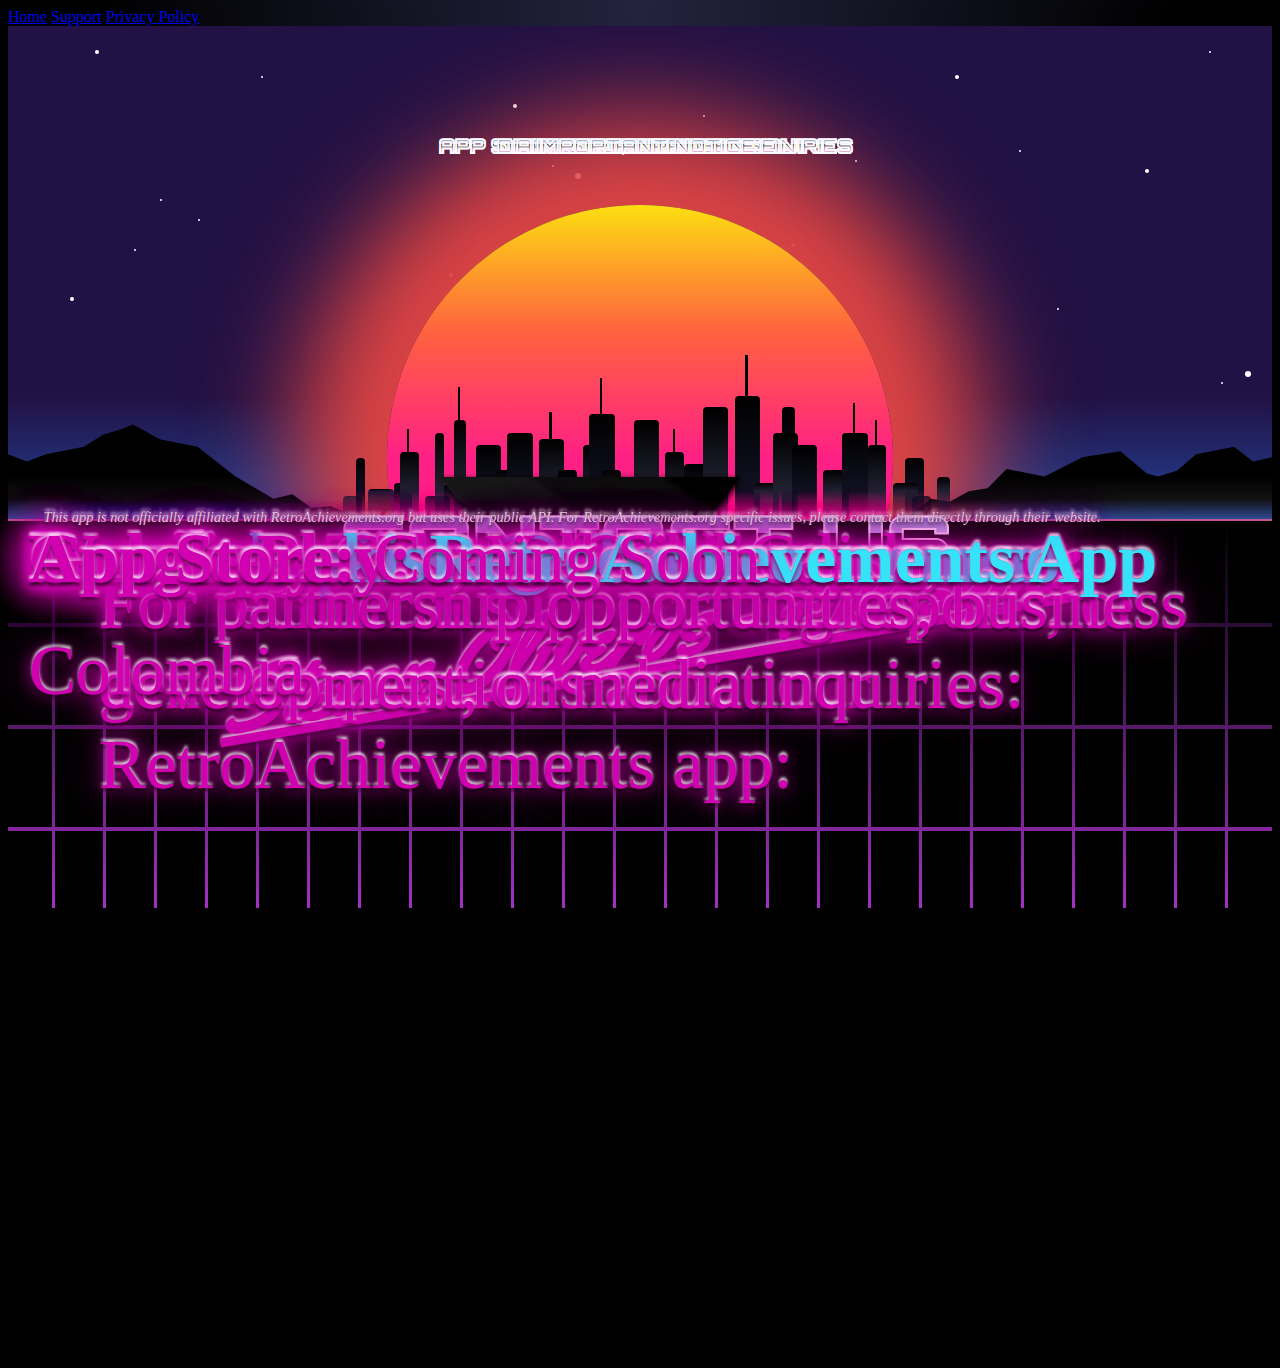
<file: contact.html>
<!DOCTYPE html>
<html lang="es" >
<head>
<script async src="https://pagead2.googlesyndication.com/pagead/js/adsbygoogle.js?client=ca-pub-6573726610779599"
     crossorigin="anonymous"></script>
	<meta charset="utf-8">
	<title>Contact - Akissame</title>
	<link rel="stylesheet" href="./style.css">
    <link rel='stylesheet' href='https://fonts.googleapis.com/css?family=Yellowtail'>
    <link rel='stylesheet' href='https://fonts.googleapis.com/css?family=Orbitron:400,700,900'>
</head>
<body>
<!-- Agregando menú de navegación en la parte superior -->
<nav class="nav-menu">
	<a href="/">Home</a>
	<a href="#support">Support</a>
	<a href="/Privacy_Policy">Privacy Policy</a>
</nav>

<div id="retrobg">
	<div id="retrobg-sky">
		<div id="retrobg-stars">
			<div class="retrobg-star" style="left:  5%; top: 55%; transform: scale( 2 );"></div>
			<div class="retrobg-star" style="left:  7%; top:  5%; transform: scale( 2 );"></div>
			<div class="retrobg-star" style="left: 10%; top: 45%; transform: scale( 1 );"></div>
			<div class="retrobg-star" style="left: 12%; top: 35%; transform: scale( 1 );"></div>
			<div class="retrobg-star" style="left: 15%; top: 39%; transform: scale( 1 );"></div>
			<div class="retrobg-star" style="left: 20%; top: 10%; transform: scale( 1 );"></div>
			<div class="retrobg-star" style="left: 35%; top: 50%; transform: scale( 2 );"></div>
			<div class="retrobg-star" style="left: 40%; top: 16%; transform: scale( 2 );"></div>
			<div class="retrobg-star" style="left: 43%; top: 28%; transform: scale( 1 );"></div>
			<div class="retrobg-star" style="left: 45%; top: 30%; transform: scale( 3 );"></div>
			<div class="retrobg-star" style="left: 55%; top: 18%; transform: scale( 1 );"></div>
			<div class="retrobg-star" style="left: 60%; top: 23%; transform: scale( 1 );"></div>
			<div class="retrobg-star" style="left: 62%; top: 44%; transform: scale( 2 );"></div>
			<div class="retrobg-star" style="left: 67%; top: 27%; transform: scale( 1 );"></div>
			<div class="retrobg-star" style="left: 75%; top: 10%; transform: scale( 2 );"></div>
			<div class="retrobg-star" style="left: 80%; top: 25%; transform: scale( 1 );"></div>
			<div class="retrobg-star" style="left: 83%; top: 57%; transform: scale( 1 );"></div>
			<div class="retrobg-star" style="left: 90%; top: 29%; transform: scale( 2 );"></div>
			<div class="retrobg-star" style="left: 95%; top:  5%; transform: scale( 1 );"></div>
			<div class="retrobg-star" style="left: 96%; top: 72%; transform: scale( 1 );"></div>
			<div class="retrobg-star" style="left: 98%; top: 70%; transform: scale( 3 );"></div>
		</div>
		<div id="retrobg-sunWrap">
			<div id="retrobg-sun"></div>
		</div>
		<div id="retrobg-mountains">
			<div id="retrobg-mountains-left" class="retrobg-mountain"></div>
			<div id="retrobg-mountains-right" class="retrobg-mountain"></div>
		</div>
		<div id="retrobg-cityWrap">
			<div id="retrobg-city">
				<div style="left:  4.0%; height: 20%; width: 3.0%;" class="retrobg-building"></div>
				<div style="left:  6.0%; height: 50%; width: 1.5%;" class="retrobg-building"></div>
				<div style="left:  8.0%; height: 25%; width: 4.0%;" class="retrobg-building"></div>
				<div style="left: 12.0%; height: 30%; width: 3.0%;" class="retrobg-building"></div>
				<div style="left: 13.0%; height: 55%; width: 3.0%;" class="retrobg-building retrobg-antenna"></div>
				<div style="left: 17.0%; height: 20%; width: 4.0%;" class="retrobg-building"></div>
				<div style="left: 18.5%; height: 70%; width: 1.5%;" class="retrobg-building"></div>
				<div style="left: 20.0%; height: 30%; width: 4.0%;" class="retrobg-building"></div>
				<div style="left: 21.5%; height: 80%; width: 2.0%;" class="retrobg-building retrobg-antenna"></div>
				<div style="left: 25.0%; height: 60%; width: 4.0%;" class="retrobg-building"></div>
				<div style="left: 28.0%; height: 40%; width: 4.0%;" class="retrobg-building"></div>
				<div style="left: 30.0%; height: 70%; width: 4.0%;" class="retrobg-building"></div>
				<div style="left: 35.0%; height: 65%; width: 4.0%;" class="retrobg-building retrobg-antenna"></div>
				<div style="left: 38.0%; height: 40%; width: 3.0%;" class="retrobg-building"></div>
				<div style="left: 42.0%; height: 60%; width: 2.0%;" class="retrobg-building"></div>
				<div style="left: 43.0%; height: 85%; width: 4.0%;" class="retrobg-building retrobg-antenna"></div>
				<div style="left: 45.0%; height: 40%; width: 3.0%;" class="retrobg-building"></div>
				<div style="left: 48.0%; height: 25%; width: 3.0%;" class="retrobg-building"></div>
				<div style="left: 50.0%; height: 80%; width: 4.0%;" class="retrobg-building"></div>
				<div style="left: 52.0%; height: 32%; width: 5.0%;" class="retrobg-building"></div>
				<div style="left: 55.0%; height: 55%; width: 3.0%;" class="retrobg-building retrobg-antenna"></div>
				<div style="left: 58.0%; height: 45%; width: 4.0%;" class="retrobg-building"></div>
				<div style="left: 61.0%; height: 90%; width: 4.0%;" class="retrobg-building"></div>
				<div style="left: 66.0%; height: 99%; width: 4.0%;" class="retrobg-building retrobg-antenna"></div>
				<div style="left: 69.0%; height: 30%; width: 4.0%;" class="retrobg-building"></div>
				<div style="left: 73.5%; height: 90%; width: 2.0%;" class="retrobg-building"></div>
				<div style="left: 72.0%; height: 70%; width: 4.0%;" class="retrobg-building"></div>
				<div style="left: 75.0%; height: 60%; width: 4.0%;" class="retrobg-building"></div>
				<div style="left: 80.0%; height: 40%; width: 4.0%;" class="retrobg-building"></div>
				<div style="left: 83.0%; height: 70%; width: 4.0%;" class="retrobg-building retrobg-antenna"></div>
				<div style="left: 87.0%; height: 60%; width: 3.0%;" class="retrobg-building retrobg-antenna"></div>
				<div style="left: 93.0%; height: 50%; width: 3.0%;" class="retrobg-building"></div>
				<div style="left: 91.0%; height: 30%; width: 4.0%;" class="retrobg-building"></div>
				<div style="left: 94.0%; height: 20%; width: 3.0%;" class="retrobg-building"></div>
				<div style="left: 98.0%; height: 35%; width: 2.0%;" class="retrobg-building"></div>
			</div>
		</div>
	</div>
	<div id="retrobg-ground">
		<div id="retrobg-linesWrap">
			<div id="retrobg-lines">
				<div id="retrobg-vlines">
					<div class="retrobg-vline"></div>
					<div class="retrobg-vline"></div>
					<div class="retrobg-vline"></div>
					<div class="retrobg-vline"></div>
					<div class="retrobg-vline"></div>
					<div class="retrobg-vline"></div>
					<div class="retrobg-vline"></div>
					<div class="retrobg-vline"></div>
					<div class="retrobg-vline"></div>
					<div class="retrobg-vline"></div>
					<div class="retrobg-vline"></div>
					<div class="retrobg-vline"></div>
					<div class="retrobg-vline"></div>
					<div class="retrobg-vline"></div>
					<div class="retrobg-vline"></div>
					<div class="retrobg-vline"></div>
					<div class="retrobg-vline"></div>
					<div class="retrobg-vline"></div>
					<div class="retrobg-vline"></div>
					<div class="retrobg-vline"></div>
					<div class="retrobg-vline"></div>
					<div class="retrobg-vline"></div>
					<div class="retrobg-vline"></div>
					<div class="retrobg-vline"></div>
					<div class="retrobg-vline"></div>
					<div class="retrobg-vline"></div>
					<div class="retrobg-vline"></div>
					<div class="retrobg-vline"></div>
					<div class="retrobg-vline"></div>
					<div class="retrobg-vline"></div>
					<div class="retrobg-vline"></div>
					<div class="retrobg-vline"></div>
					<div class="retrobg-vline"></div>
					<div class="retrobg-vline"></div>
					<div class="retrobg-vline"></div>
					<div class="retrobg-vline"></div>
					<div class="retrobg-vline"></div>
					<div class="retrobg-vline"></div>
					<div class="retrobg-vline"></div>
					<div class="retrobg-vline"></div>
					<div class="retrobg-vline"></div>
					<div class="retrobg-vline"></div>
					<div class="retrobg-vline"></div>
					<div class="retrobg-vline"></div>
					<div class="retrobg-vline"></div>
					<div class="retrobg-vline"></div>
					<div class="retrobg-vline"></div>
					<div class="retrobg-vline"></div>
				</div>
				<div id="retrobg-hlines">
					<div class="retrobg-hline"></div>
					<div class="retrobg-hline"></div>
					<div class="retrobg-hline"></div>
					<div class="retrobg-hline"></div>
					<div class="retrobg-hline"></div>
					<div class="retrobg-hline"></div>
					<div class="retrobg-hline"></div>
					<div class="retrobg-hline"></div>
				</div>
			</div>
		</div>
		<div id="retrobg-groundShadow"></div>
	</div>
</div>
<div>
	<div class="wrapper">
		<h1>Contact Us</h1>
		<h2>Steven Oliveros - Akissame</h2>
		
		<div class="contact-section">
			<h3>App Support & General Inquiries</h3>
			<p>For technical support, bug reports, or general questions about our RetroAchievements app:</p>
			<div class="contact-info">
				<p><strong>Email:</strong> <a href="mailto:support@akissame.com.co">support@akissame.com.co</a></p>
				<p><strong>Response Time:</strong> 24-48 hours</p>
				<p><strong>Languages:</strong> Spanish & English</p>
			</div>
		</div>

		<div class="contact-section">
			<h3>Business Inquiries</h3>
			<p>For partnership opportunities, business development, or media inquiries:</p>
			<div class="contact-info">
				<p><strong>Email:</strong> <a href="mailto:business@akissame.com.co">business@akissame.com.co</a></p>
			</div>
		</div>

		<div class="contact-section">
			<h3>Developer Information</h3>
			<div class="contact-info">
				<p><strong>Developer:</strong> Steven Oliveros</p>
				<p><strong>Company:</strong> Akissame</p>
				<p><strong>Location:</strong> Cali, Valle del Cauca, Colombia</p>
				<p><strong>Website:</strong> <a href="https://akissame.com.co">akissame.com.co</a></p>
			</div>
		</div>

		<div class="contact-section">
			<h3>App Store Presence</h3>
			<div class="contact-info">
				<p><strong>Google Play:</strong> <a href="https://play.google.com/store/apps/details?id=com.akissame.retroachievements" target="_blank">RetroAchievements App</a></p>
				<p><strong>App Store:</strong> Coming Soon</p>
			</div>
		</div>

		<div class="contact-section">
			<h3>Important Notice</h3>
			<p class="disclaimer">This app is not officially affiliated with RetroAchievements.org but uses their public API. For RetroAchievements.org specific issues, please contact them directly through their website.</p>
		</div>

		<svg height="200" width="300" class="logo-triangle">
			<defs>
				<linearGradient id="grad1" x1="0%" y1="100%" x2="100%" y2="0%">
					<stop offset="0%" style="stop-color:rgb(50,50,50);stop-opacity:1" />
					<stop offset="100%" style="stop-color:black;stop-opacity:1" />
				</linearGradient>
			</defs>
			<filter id="dropshadow" height="130%">
				<feGaussianBlur in="SourceAlpha" stdDeviation="3" />
				<feOffset dx="2" dy="2" result="offsetblur" />
				<feMerge>
					<feMergeNode/>
					<feMergeNode in="SourceGraphic" />
				</feMerge>
			</filter>
			<polygon points="0,0 300,0 150,200" stroke="#36e2f8" stroke-width="3" />
		</svg>
	</div>
</div>

<style>
.contact-section {
	margin: 30px 0;
	padding: 20px;
	border: 1px solid #36e2f8;
	border-radius: 10px;
	background: rgba(54, 226, 248, 0.1);
}

.contact-section h3 {
	color: #36e2f8;
	font-family: 'Orbitron', sans-serif;
	margin-bottom: 15px;
	font-size: 1.2rem;
}

.contact-info {
	margin: 15px 0;
}

.contact-info p {
	margin: 8px 0;
	line-height: 1.6;
}

.contact-info a {
	color: #36e2f8;
	text-decoration: none;
	font-weight: bold;
}

.contact-info a:hover {
	text-decoration: underline;
	color: #fff;
}

.disclaimer {
	font-style: italic;
	color: #ccc;
	font-size: 0.9rem;
}
</style>

<script src="./script.js"></script>
</body>
</html>
</file>
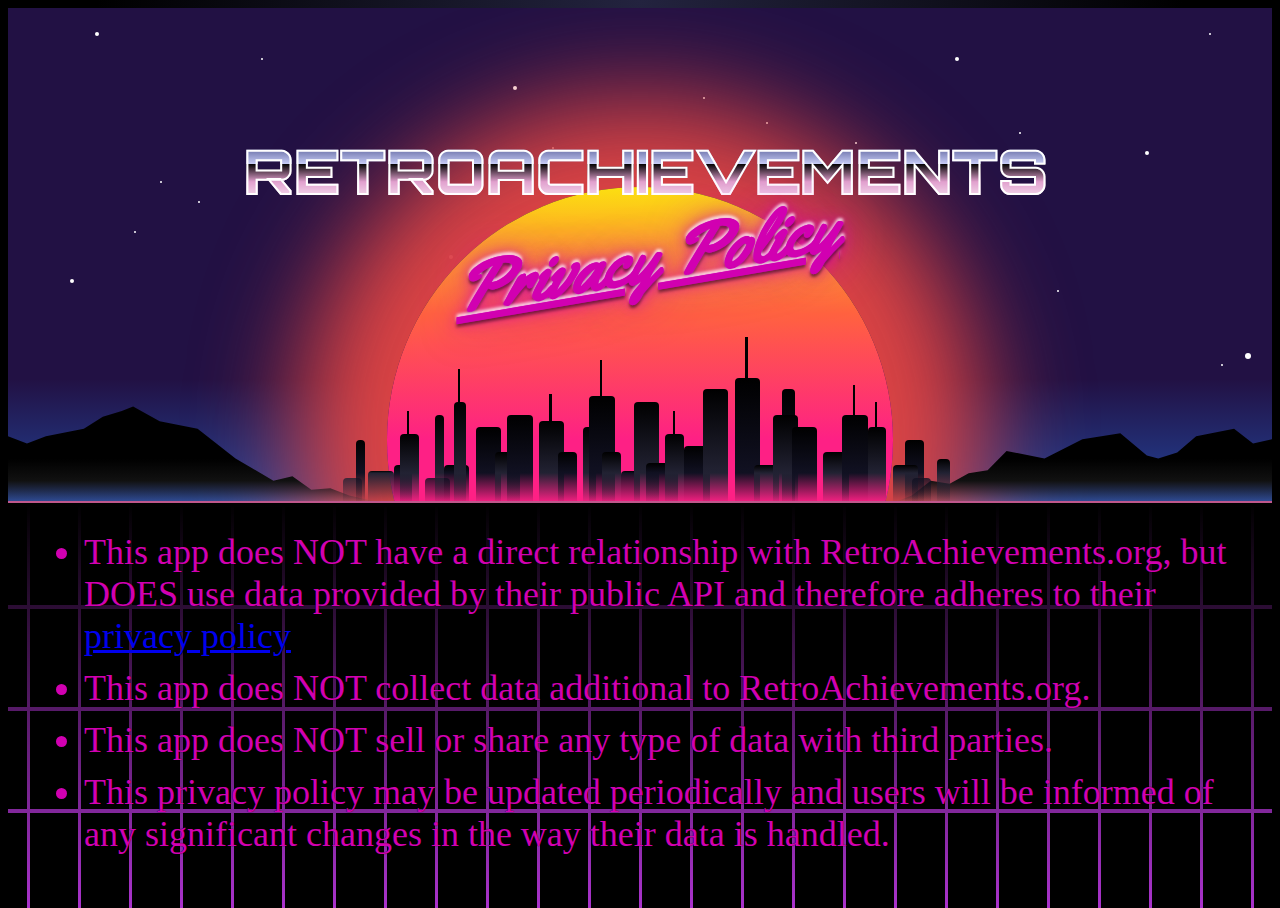
<file: Privacy_Policy.html>
<!DOCTYPE html>
<html lang="es" >
<head>
	<meta charset="utf-8">
	<title>Privacy Policy</title>
	<link rel="stylesheet" href="./style.css">
    <link rel='stylesheet' href='https://fonts.googleapis.com/css?family=Yellowtail'>
    <link rel='stylesheet' href='https://fonts.googleapis.com/css?family=Orbitron:400,700,900'>
</head>
<body>
<div id="retrobg">
	<div id="retrobg-sky">
		<div id="retrobg-stars">
			<div class="retrobg-star" style="left:  5%; top: 55%; transform: scale( 2 );"></div>
			<div class="retrobg-star" style="left:  7%; top:  5%; transform: scale( 2 );"></div>
			<div class="retrobg-star" style="left: 10%; top: 45%; transform: scale( 1 );"></div>
			<div class="retrobg-star" style="left: 12%; top: 35%; transform: scale( 1 );"></div>
			<div class="retrobg-star" style="left: 15%; top: 39%; transform: scale( 1 );"></div>
			<div class="retrobg-star" style="left: 20%; top: 10%; transform: scale( 1 );"></div>
			<div class="retrobg-star" style="left: 35%; top: 50%; transform: scale( 2 );"></div>
			<div class="retrobg-star" style="left: 40%; top: 16%; transform: scale( 2 );"></div>
			<div class="retrobg-star" style="left: 43%; top: 28%; transform: scale( 1 );"></div>
			<div class="retrobg-star" style="left: 45%; top: 30%; transform: scale( 3 );"></div>
			<div class="retrobg-star" style="left: 55%; top: 18%; transform: scale( 1 );"></div>
			<div class="retrobg-star" style="left: 60%; top: 23%; transform: scale( 1 );"></div>
			<div class="retrobg-star" style="left: 62%; top: 44%; transform: scale( 2 );"></div>
			<div class="retrobg-star" style="left: 67%; top: 27%; transform: scale( 1 );"></div>
			<div class="retrobg-star" style="left: 75%; top: 10%; transform: scale( 2 );"></div>
			<div class="retrobg-star" style="left: 80%; top: 25%; transform: scale( 1 );"></div>
			<div class="retrobg-star" style="left: 83%; top: 57%; transform: scale( 1 );"></div>
			<div class="retrobg-star" style="left: 90%; top: 29%; transform: scale( 2 );"></div>
			<div class="retrobg-star" style="left: 95%; top:  5%; transform: scale( 1 );"></div>
			<div class="retrobg-star" style="left: 96%; top: 72%; transform: scale( 1 );"></div>
			<div class="retrobg-star" style="left: 98%; top: 70%; transform: scale( 3 );"></div>
		</div>
		<div id="retrobg-sunWrap">
			<div id="retrobg-sun"></div>
		</div>
		<div id="retrobg-mountains">
			<div id="retrobg-mountains-left" class="retrobg-mountain"></div>
			<div id="retrobg-mountains-right" class="retrobg-mountain"></div>
		</div>
		<div id="retrobg-cityWrap">
			<div id="retrobg-city">
				<div style="left:  4.0%; height: 20%; width: 3.0%;" class="retrobg-building"></div>
				<div style="left:  6.0%; height: 50%; width: 1.5%;" class="retrobg-building"></div>
				<div style="left:  8.0%; height: 25%; width: 4.0%;" class="retrobg-building"></div>
				<div style="left: 12.0%; height: 30%; width: 3.0%;" class="retrobg-building"></div>
				<div style="left: 13.0%; height: 55%; width: 3.0%;" class="retrobg-building retrobg-antenna"></div>
				<div style="left: 17.0%; height: 20%; width: 4.0%;" class="retrobg-building"></div>
				<div style="left: 18.5%; height: 70%; width: 1.5%;" class="retrobg-building"></div>
				<div style="left: 20.0%; height: 30%; width: 4.0%;" class="retrobg-building"></div>
				<div style="left: 21.5%; height: 80%; width: 2.0%;" class="retrobg-building retrobg-antenna"></div>
				<div style="left: 25.0%; height: 60%; width: 4.0%;" class="retrobg-building"></div>
				<div style="left: 28.0%; height: 40%; width: 4.0%;" class="retrobg-building"></div>
				<div style="left: 30.0%; height: 70%; width: 4.0%;" class="retrobg-building"></div>
				<div style="left: 35.0%; height: 65%; width: 4.0%;" class="retrobg-building retrobg-antenna"></div>
				<div style="left: 38.0%; height: 40%; width: 3.0%;" class="retrobg-building"></div>
				<div style="left: 42.0%; height: 60%; width: 2.0%;" class="retrobg-building"></div>
				<div style="left: 43.0%; height: 85%; width: 4.0%;" class="retrobg-building retrobg-antenna"></div>
				<div style="left: 45.0%; height: 40%; width: 3.0%;" class="retrobg-building"></div>
				<div style="left: 48.0%; height: 25%; width: 3.0%;" class="retrobg-building"></div>
				<div style="left: 50.0%; height: 80%; width: 4.0%;" class="retrobg-building"></div>
				<div style="left: 52.0%; height: 32%; width: 5.0%;" class="retrobg-building"></div>
				<div style="left: 55.0%; height: 55%; width: 3.0%;" class="retrobg-building retrobg-antenna"></div>
				<div style="left: 58.0%; height: 45%; width: 4.0%;" class="retrobg-building"></div>
				<div style="left: 61.0%; height: 90%; width: 4.0%;" class="retrobg-building"></div>
				<div style="left: 66.0%; height: 99%; width: 4.0%;" class="retrobg-building retrobg-antenna"></div>
				<div style="left: 69.0%; height: 30%; width: 4.0%;" class="retrobg-building"></div>
				<div style="left: 73.5%; height: 90%; width: 2.0%;" class="retrobg-building"></div>
				<div style="left: 72.0%; height: 70%; width: 4.0%;" class="retrobg-building"></div>
				<div style="left: 75.0%; height: 60%; width: 4.0%;" class="retrobg-building"></div>
				<div style="left: 80.0%; height: 40%; width: 4.0%;" class="retrobg-building"></div>
				<div style="left: 83.0%; height: 70%; width: 4.0%;" class="retrobg-building retrobg-antenna"></div>
				<div style="left: 87.0%; height: 60%; width: 3.0%;" class="retrobg-building retrobg-antenna"></div>
				<div style="left: 93.0%; height: 50%; width: 3.0%;" class="retrobg-building"></div>
				<div style="left: 91.0%; height: 30%; width: 4.0%;" class="retrobg-building"></div>
				<div style="left: 94.0%; height: 20%; width: 3.0%;" class="retrobg-building"></div>
				<div style="left: 98.0%; height: 35%; width: 2.0%;" class="retrobg-building"></div>
			</div>
		</div>
	</div>
	<div id="retrobg-ground">
		<div id="retrobg-linesWrap">
			<div id="retrobg-lines">
				<div id="retrobg-vlines">
					<div class="retrobg-vline"></div>
					<div class="retrobg-vline"></div>
					<div class="retrobg-vline"></div>
					<div class="retrobg-vline"></div>
					<div class="retrobg-vline"></div>
					<div class="retrobg-vline"></div>
					<div class="retrobg-vline"></div>
					<div class="retrobg-vline"></div>
					<div class="retrobg-vline"></div>
					<div class="retrobg-vline"></div>
					<div class="retrobg-vline"></div>
					<div class="retrobg-vline"></div>
					<div class="retrobg-vline"></div>
					<div class="retrobg-vline"></div>
					<div class="retrobg-vline"></div>
					<div class="retrobg-vline"></div>
					<div class="retrobg-vline"></div>
					<div class="retrobg-vline"></div>
					<div class="retrobg-vline"></div>
					<div class="retrobg-vline"></div>
					<div class="retrobg-vline"></div>
					<div class="retrobg-vline"></div>
					<div class="retrobg-vline"></div>
					<div class="retrobg-vline"></div>
					<div class="retrobg-vline"></div>
					<div class="retrobg-vline"></div>
					<div class="retrobg-vline"></div>
					<div class="retrobg-vline"></div>
					<div class="retrobg-vline"></div>
					<div class="retrobg-vline"></div>
					<div class="retrobg-vline"></div>
					<div class="retrobg-vline"></div>
					<div class="retrobg-vline"></div>
					<div class="retrobg-vline"></div>
					<div class="retrobg-vline"></div>
					<div class="retrobg-vline"></div>
					<div class="retrobg-vline"></div>
					<div class="retrobg-vline"></div>
					<div class="retrobg-vline"></div>
					<div class="retrobg-vline"></div>
					<div class="retrobg-vline"></div>
					<div class="retrobg-vline"></div>
					<div class="retrobg-vline"></div>
					<div class="retrobg-vline"></div>
					<div class="retrobg-vline"></div>
					<div class="retrobg-vline"></div>
					<div class="retrobg-vline"></div>
					<div class="retrobg-vline"></div>
					<div class="retrobg-vline"></div>
					<div class="retrobg-vline"></div>
					<div class="retrobg-vline"></div>
					<div class="retrobg-vline"></div>
					<div class="retrobg-vline"></div>
				</div>
				<div id="retrobg-hlines">
					<div class="retrobg-hline"></div>
					<div class="retrobg-hline"></div>
					<div class="retrobg-hline"></div>
					<div class="retrobg-hline"></div>
					<div class="retrobg-hline"></div>
					<div class="retrobg-hline"></div>
					<div class="retrobg-hline"></div>
					<div class="retrobg-hline"></div>
				</div>
			</div>
		</div>
		<div id="retrobg-groundShadow"></div>
	</div>
</div>
<div>
	<div class="wrapper">
		<h3>RetroAchievements</h3>
		<h4>Privacy Policy</h4>
		<ul>
		    <li><a>This app does NOT have a direct relationship with RetroAchievements.org, but DOES use data provided by their public API and therefore adheres to their </a><a href="https://retroachievements.org/terms">privacy policy</a></li>
		    <li><a>This app does NOT collect data additional to RetroAchievements.org.</a></li>
		    <li><a>This app does NOT sell or share any type of data with third parties.</a></li>
		    <li><a>This privacy policy may be updated periodically and users will be informed of any significant changes in the way their data is handled.</a></li>
		</ul>
	</div>
</div>
<script src="./script.js"></script>
</body>
</html>
</file>
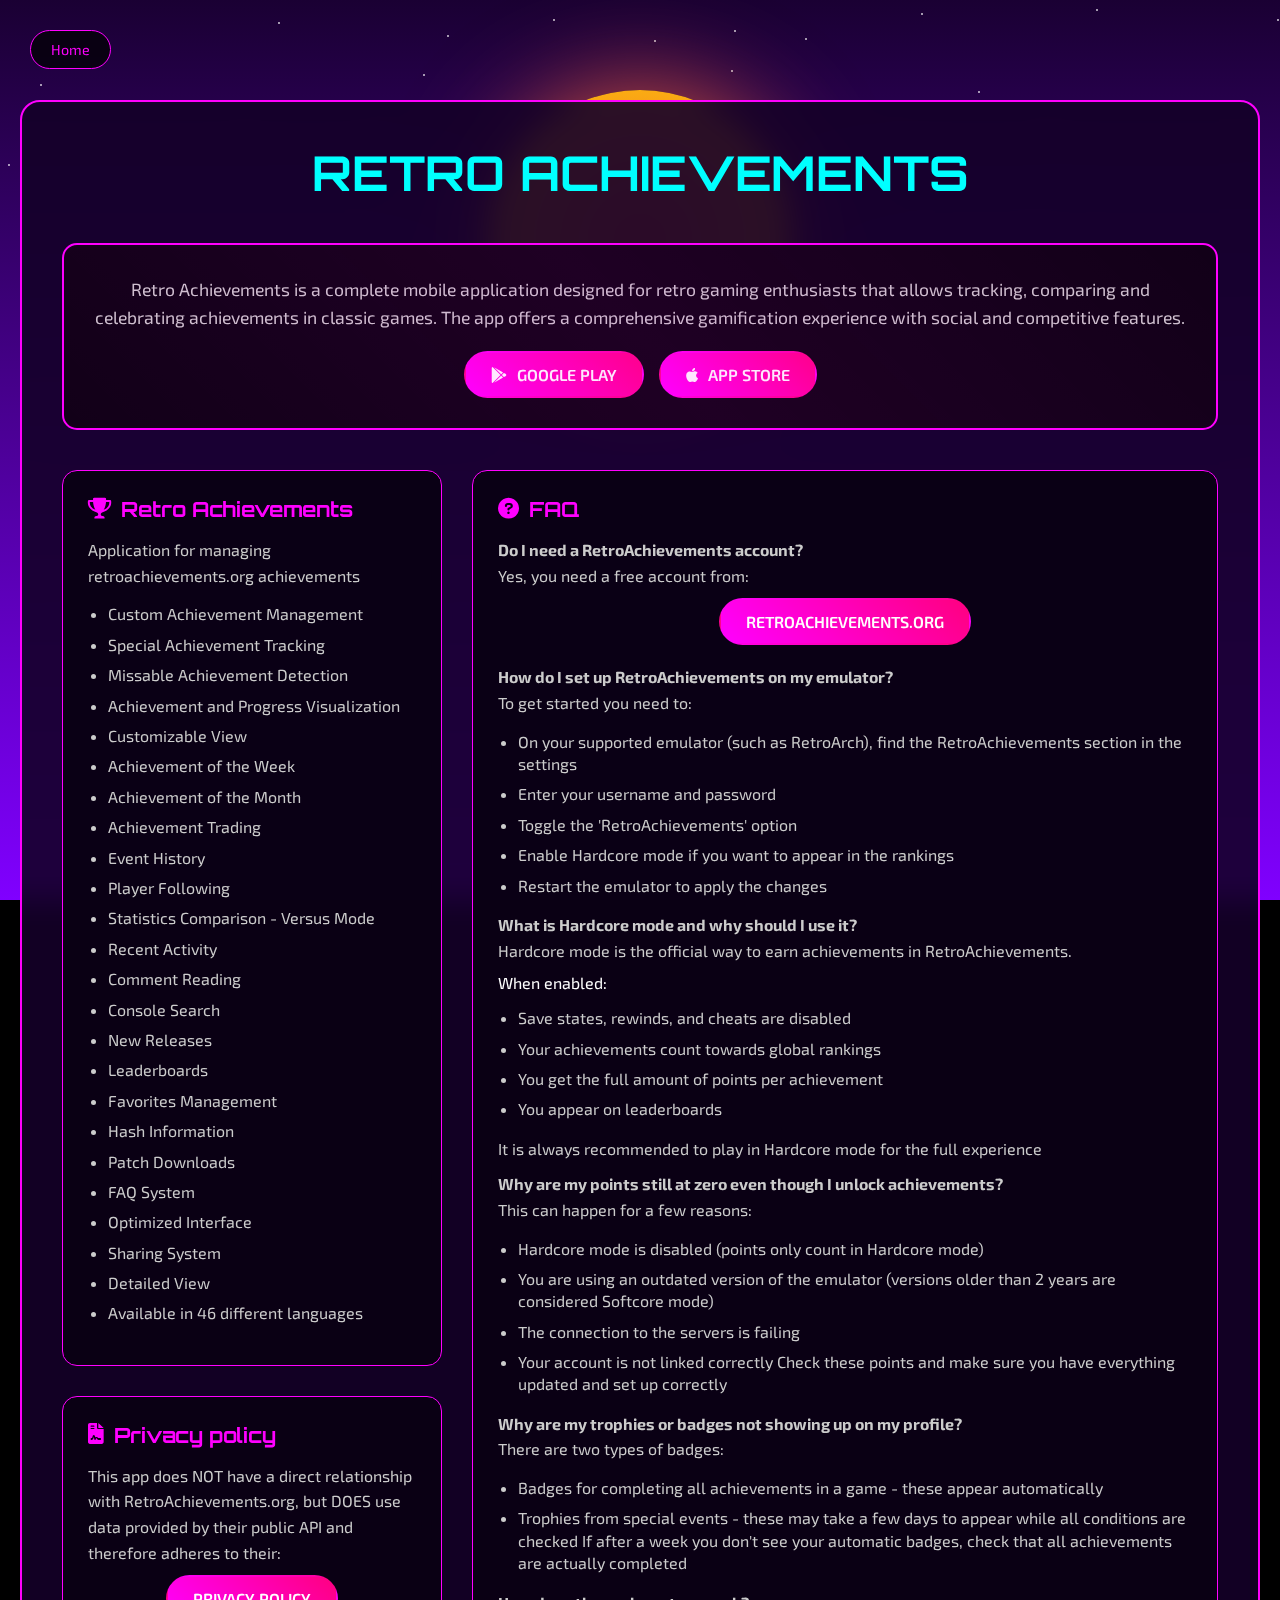
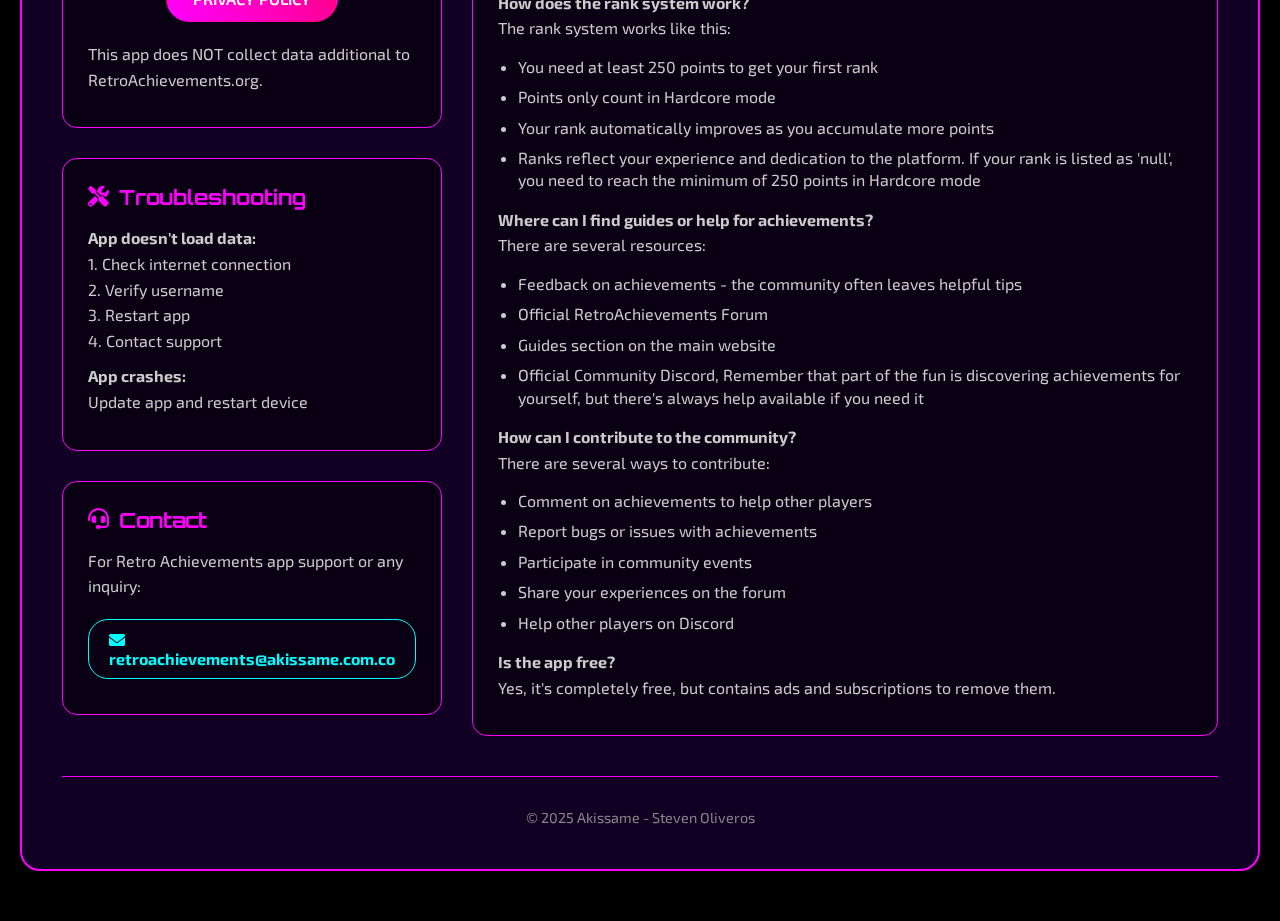
<file: retroachievements.html>
<!DOCTYPE html>
<html lang="es">
<head>
    <meta charset="UTF-8">
    <meta name="viewport" content="width=device-width, initial-scale=1.0">
    <title>RetroAchievements Mobile App</title>
    <link rel="icon" type="image/png" href="./assets/retroachievements_favicon.ico">
    <link href="https://cdnjs.cloudflare.com/ajax/libs/font-awesome/6.0.0/css/all.min.css" rel="stylesheet">
    <link href="https://fonts.googleapis.com/css2?family=Orbitron:wght@400;700;900&family=Exo+2:wght@300;400;700&display=swap" rel="stylesheet">
    <style>
        /* Smooth scrolling for the whole page */
        html {
            scroll-behavior: smooth;
        }

        * {
            margin: 0;
            padding: 0;
            box-sizing: border-box;
        }

        body {
            font-family: 'Exo 2', sans-serif;
            overflow-x: hidden;
            background: #000;
            color: #fff;
            min-height: 100vh;
        }

        /* Synthwave Background */
        .synthwave-bg {
            position: fixed;
            top: 0;
            left: 0;
            width: 100%;
            height: 100%;
            background: linear-gradient(180deg, 
                #1a0033 0%, 
                #330066 25%, 
                #4d0099 50%, 
                #6600cc 75%, 
                #8000ff 100%);
            z-index: -3;
        }

        .stars {
            position: fixed;
            top: 0;
            left: 0;
            width: 100%;
            height: 100%;
            z-index: -2;
        }

        .star {
            position: absolute;
            width: 2px;
            height: 2px;
            background: white;
            border-radius: 50%;
            opacity: 0.8;
            animation: twinkle 3s ease-in-out infinite alternate;
        }

        @keyframes twinkle {
            0% { opacity: 0.3; }
            100% { opacity: 1; }
        }

        /* Sun/Moon */
        .sun {
            position: fixed;
            top: 10%;
            left: 50%;
            transform: translateX(-50%);
            width: 300px;
            height: 300px;
            background: radial-gradient(circle, #ff6b35, #f7931e, #ffcc02);
            border-radius: 50%;
            box-shadow: 0 0 100px rgba(255, 107, 53, 0.8);
            z-index: -1;
            animation: pulse 4s ease-in-out infinite;
        }

        @keyframes pulse {
            0%, 100% { transform: translateX(-50%) scale(1); }
            50% { transform: translateX(-50%) scale(1.05); }
        }

        /* City Skyline */
        .cityscape {
            position: fixed;
            bottom: 0;
            left: 0;
            width: 100%;
            height: 300px;
            z-index: -1;
        }

        .building {
            position: absolute;
            bottom: 0;
            background: linear-gradient(to top, #000, #222);
            border-top: 2px solid #ff00ff;
        }

        .building:nth-child(1) { left: 5%; width: 60px; height: 180px; }
        .building:nth-child(2) { left: 12%; width: 40px; height: 220px; }
        .building:nth-child(3) { left: 18%; width: 80px; height: 160px; }
        .building:nth-child(4) { left: 28%; width: 50px; height: 250px; }
        .building:nth-child(5) { left: 35%; width: 70px; height: 190px; }
        .building:nth-child(6) { left: 45%; width: 90px; height: 280px; }
        .building:nth-child(7) { left: 58%; width: 60px; height: 200px; }
        .building:nth-child(8) { left: 68%; width: 75px; height: 240px; }
        .building:nth-child(9) { left: 78%; width: 55px; height: 170px; }
        .building:nth-child(10) { left: 88%; width: 65px; height: 210px; }

        /* Grid Floor */
        .grid {
            position: fixed;
            bottom: 0;
            left: 0;
            width: 100%;
            height: 300px;
            background: 
                linear-gradient(90deg, transparent 98%, #ff00ff 100%),
                linear-gradient(0deg, transparent 98%, #ff00ff 100%);
            background-size: 50px 50px;
            transform: perspective(500px) rotateX(60deg);
            transform-origin: bottom;
            opacity: 0.6;
            z-index: 0;
        }

        /* Navigation */
        .nav-links {
            position: fixed;
            top: 30px;
            left: 30px;
            z-index: 100;
            display: flex;
            gap: 15px;
        }

        .nav-btn {
            padding: 10px 20px;
            background: rgba(0, 0, 0, 0.7);
            border: 1px solid #ff00ff;
            color: #ff00ff;
            text-decoration: none;
            border-radius: 20px;
            font-size: 0.9rem;
            transition: all 0.3s ease;
            backdrop-filter: blur(10px);
            display: inline-flex;
            align-items: center;
            gap: 8px;
        }

        .nav-btn:hover {
            background: rgba(255, 0, 255, 0.2);
            color: #00ffff;
            border-color: #00ffff;
            box-shadow: 0 0 15px rgba(0, 255, 255, 0.5);
        }

        /* Support Content */
        .support-container {
            position: relative;
            z-index: 10;
            padding: 100px 20px 50px;
            max-width: 1400px;
            margin: 0 auto;
        }

        .support-content {
            background: rgba(20, 0, 40, 0.9);
            border: 2px solid #ff00ff;
            border-radius: 20px;
            padding: 40px;
            backdrop-filter: blur(15px);
        }

        .support-title {
            font-family: 'Orbitron', monospace;
            font-size: clamp(2rem, 5vw, 3rem);
            color: #00ffff;
            text-align: center;
            margin-bottom: 40px;
            text-transform: uppercase;
            animation: neonGlow 3s ease-in-out infinite;
        }

        @keyframes neonGlow {
            0%, 100% { text-shadow: 0 0 20px rgba(0, 255, 255, 0.8); }
            50% { text-shadow: 0 0 30px rgba(0, 255, 255, 1), 0 0 40px rgba(0, 255, 255, 0.5); }
        }

        .app-info {
            background: rgba(0, 0, 0, 0.7);
            border: 2px solid #ff00ff;
            border-radius: 15px;
            padding: 30px;
            margin-bottom: 40px;
            backdrop-filter: blur(10px);
            text-align: center;
            position: relative;
            overflow: hidden;
        }

        .app-info::before {
            content: '';
            position: absolute;
            top: -50%;
            left: -50%;
            width: 200%;
            height: 200%;
            background: linear-gradient(45deg, transparent, rgba(255, 0, 255, 0.1), transparent);
            animation: scanline 3s linear infinite;
        }

        @keyframes scanline {
            0% { transform: translateX(-100%) translateY(-100%) rotate(45deg); }
            100% { transform: translateX(100%) translateY(100%) rotate(45deg); }
        }

        .app-info h3 {
            font-family: 'Orbitron', monospace;
            font-size: 2rem;
            color: #00ffff;
            margin-bottom: 15px;
            text-transform: uppercase;
        }

        .app-info p {
            color: #ccc;
            margin-bottom: 20px;
            line-height: 1.6;
            font-size: 1.1rem;
        }

        .app-links {
            display: flex;
            gap: 15px;
            justify-content: center;
            flex-wrap: wrap;
        }

        .app-btn {
            display: inline-flex;
            align-items: center;
            gap: 10px;
            padding: 12px 25px;
            background: linear-gradient(45deg, #ff00ff, #ff0080);
            color: white;
            text-decoration: none;
            border-radius: 25px;
            font-weight: 600;
            text-transform: uppercase;
            transition: all 0.3s ease;
            border: 2px solid transparent;
        }

        .app-btn:hover {
            background: linear-gradient(45deg, #00ffff, #0080ff);
            transform: scale(1.05);
            box-shadow: 0 10px 20px rgba(0, 255, 255, 0.3);
        }

        /* New Layout Structure */
        .layout-container {
            display: grid;
            grid-template-columns: 1fr 2fr;
            grid-template-rows: auto auto;
            gap: 30px;
            margin-top: 30px;
        }

        .left-column {
            grid-column: 1;
            grid-row: 1 / 3;
            display: flex;
            flex-direction: column;
            gap: 30px;
        }

        .top-right {
            grid-column: 2;
            grid-row: 1 / 3;
        }

        .bottom-left {
            display: flex;
            flex-direction: column;
            gap: 30px;
        }

        .support-card {
            background: rgba(0, 0, 0, 0.5);
            border: 1px solid #ff00ff;
            border-radius: 15px;
            padding: 25px;
            transition: all 0.3s ease;
            backdrop-filter: blur(5px);
            height: fit-content;
            scroll-margin-top: 120px;
        }

        .support-card:hover {
            border-color: #00ffff;
            box-shadow: 0 0 20px rgba(0, 255, 255, 0.3);
            transform: translateY(-5px);
        }

        .support-card h3 {
            color: #ff00ff;
            font-family: 'Orbitron', monospace;
            margin-bottom: 15px;
            font-size: 1.3rem;
            display: flex;
            align-items: center;
            gap: 10px;
        }

        .support-card p {
            color: #ccc;
            line-height: 1.6;
            margin-bottom: 10px;
        }

        .support-card ul {
            color: #ccc;
            margin: 15px 0;
            padding-left: 20px;
        }

        .support-card li {
            margin-bottom: 8px;
            line-height: 1.4;
        }

        .contact-email {
            display: inline-block;
            color: #00ffff;
            text-decoration: none;
            font-weight: bold;
            padding: 10px 20px;
            border: 1px solid #00ffff;
            border-radius: 20px;
            margin: 10px 0;
            transition: all 0.3s ease;
        }

        .contact-email:hover {
            background: rgba(0, 255, 255, 0.2);
            box-shadow: 0 0 15px rgba(0, 255, 255, 0.5);
            transform: scale(1.05);
        }

        .footer {
            text-align: center;
            margin-top: 40px;
            padding-top: 30px;
            border-top: 1px solid #ff00ff;
        }

        .footer p {
            color: #888;
            font-size: 0.9rem;
            line-height: 1.5;
        }

        /* Highlight effect for privacy policy */
        .highlight-privacy {
            border: 2px solid #00ffff !important;
            box-shadow: 0 0 30px rgba(0, 255, 255, 0.5) !important;
            transform: scale(1.02) !important;
        }

        /* Responsive Design */
        @media (max-width: 1200px) {
            .layout-container {
                grid-template-columns: 1fr;
                grid-template-rows: auto auto;
            }

            .left-column {
                grid-column: 1;
                grid-row: 1;
            }

            .top-right {
                grid-column: 1;
                grid-row: 2;
            }
        }

        @media (max-width: 768px) {
            body {
                overflow-x: hidden;
            }

            .nav-links {
                top: 15px;
                left: 15px;
                right: 15px;
                flex-direction: row;
                flex-wrap: wrap;
                gap: 8px;
            }

            .nav-btn {
                padding: 8px 16px;
                font-size: 0.8rem;
                flex: 1;
                min-width: 80px;
                justify-content: center;
            }

            .support-container {
                padding: 70px 5px 30px;
                width: 100%;
                max-width: 100%;
            }

            .support-content {
                padding: 15px;
                margin: 0;
                border-radius: 15px;
                width: 100%;
                max-width: 100%;
                overflow: hidden;
            }

            .support-title {
                font-size: 1.8rem;
                margin-bottom: 20px;
            }

            .app-info {
                padding: 20px;
                margin-bottom: 20px;
            }

            .app-info p {
                font-size: 1rem;
            }

            .layout-container {
                gap: 15px;
                margin-top: 20px;
                width: 100%;
                max-width: 100%;
            }

            .support-card {
                padding: 18px;
                margin: 0;
                width: 100%;
                max-width: 100%;
                box-sizing: border-box;
                overflow: hidden;
                word-wrap: break-word;
            }

            .support-card h3 {
                font-size: 1.1rem;
                margin-bottom: 12px;
            }

            .support-card p {
                font-size: 0.9rem;
                line-height: 1.5;
            }

            .support-card ul {
                padding-left: 18px;
                margin: 12px 0;
            }

            .support-card li {
                font-size: 0.9rem;
                margin-bottom: 6px;
                line-height: 1.3;
            }

            .bottom-left {
                gap: 15px;
            }

            .sun {
                width: 150px;
                height: 150px;
                top: 5%;
            }

            .app-links {
                flex-direction: column;
                align-items: center;
                gap: 10px;
            }

            .app-btn {
                padding: 10px 20px;
                font-size: 0.9rem;
                width: fit-content;
                min-width: 140px;
            }

            .contact-email {
                padding: 8px 16px;
                font-size: 0.9rem;
                word-break: break-all;
            }

            /* Fix grid floor on mobile */
            .grid {
                background-size: 30px 30px;
            }

            /* Ensure no horizontal overflow */
            * {
                max-width: 100%;
                box-sizing: border-box;
            }
        }

        /* Extra small screens */
        @media (max-width: 480px) {
            .support-container {
                padding: 60px 3px 20px;
            }

            .support-content {
                padding: 12px;
            }

            .support-title {
                font-size: 1.5rem;
            }

            .nav-links {
                left: 10px;
                right: 10px;
            }

            .nav-btn {
                padding: 6px 12px;
                font-size: 0.75rem;
                min-width: 70px;
            }

            .support-card {
                padding: 15px;
            }

            .support-card h3 {
                font-size: 1rem;
            }

            .support-card p, .support-card li {
                font-size: 0.85rem;
            }
        }
    </style>
</head>

<!-- Google tag (gtag.js) -->
<script async src="https://www.googletagmanager.com/gtag/js?id=G-YBMQXTQRRZ"></script>
<script>
  window.dataLayer = window.dataLayer || [];
  function gtag(){dataLayer.push(arguments);}
  gtag('js', new Date());

  gtag('config', 'G-YBMQXTQRRZ');
</script>
    
<body>
    <!-- Synthwave Background -->
    <div class="synthwave-bg"></div>
    <div class="stars"></div>
    <div class="sun"></div>
    
    <!-- Grid Floor -->
    <div class="grid"></div>

    <!-- Navigation -->
    <nav class="nav-links">
        <a href="/" class="nav-btn">Home</a>
    </nav>

    <!-- Support Content -->
    <div class="support-container">
        <div class="support-content">
            <h1 class="support-title">Retro Achievements</h1>
            
            <!-- App Showcase -->
            <div class="app-info">
                <p>Retro Achievements is a complete mobile application designed for retro gaming enthusiasts that allows tracking, comparing and celebrating achievements in classic games. The app offers a comprehensive gamification experience with social and competitive features.</p>
                <div class="app-links">
                    <a href="https://play.google.com/store/apps/details?id=com.akissame.retroachievements" class="app-btn" target="_blank">
                        <i class="fab fa-google-play"></i> Google Play
                    </a>
                    <a href="https://apps.apple.com/app/retro-achievements/id6751086905" class="app-btn">
                        <i class="fab fa-apple"></i> App Store
                    </a>
                </div>
            </div>
            
            <!-- New Layout Structure -->
            <div class="layout-container">
                <!-- Left Column - App Info -->
                <div class="left-column">
                    <div class="support-card">
                        <h3><i class="fas fa-trophy"></i> Retro Achievements</h3>
                        <p>Application for managing retroachievements.org achievements</p>
                        <ul>
                            <li>Custom Achievement Management</li>
                            <li>Special Achievement Tracking</li>
                            <li>Missable Achievement Detection</li>
                            <li>Achievement and Progress Visualization</li>
                            <li>Customizable View</li>
                            <li>Achievement of the Week</li>
                            <li>Achievement of the Month</li>
                            <li>Achievement Trading</li>
                            <li>Event History</li>
                            <li>Player Following</li>
                            <li>Statistics Comparison - Versus Mode</li>
                            <li>Recent Activity</li>
                            <li>Comment Reading</li>
                            <li>Console Search</li>
                            <li>New Releases</li>
                            <li>Leaderboards</li>
                            <li>Favorites Management</li>
                            <li>Hash Information</li>
                            <li>Patch Downloads</li>
                            <li>FAQ System</li>
                            <li>Optimized Interface</li>
                            <li>Sharing System</li>
                            <li>Detailed View</li>
                            <li>Available in 46 different languages</li>
                        </ul>
                    </div>
                    
                    <!-- privacy policy  -->
                    <div class="support-card" id="privacy-policy">
                        <h3><i class="fas fa-file-contract"></i> Privacy policy</h3>
                        <p>This app does NOT have a direct relationship with RetroAchievements.org, but DOES use data provided by their public API and therefore adheres to their:</p>

                        <div class="app-links">
                            <a href="https://retroachievements.org/terms" class="app-btn" target="_blank">
                                privacy policy
                            </a>
                        </div><br>
                        <p>This app does NOT collect data additional to RetroAchievements.org.</p>
                    </div>

                    <!-- Bottom Left - Two columns below App Info -->
                    <div class="bottom-left">
                        <!-- Problemas Técnicos -->
                        <div class="support-card">
                            <h3><i class="fas fa-tools"></i> Troubleshooting</h3>
                            <div>
                                <p><strong>App doesn't load data:</strong><br>
                                1. Check internet connection<br>
                                2. Verify username<br>
                                3. Restart app<br>
                                4. Contact support</p>
                                
                                <p><strong>App crashes:</strong><br>
                                Update app and restart device</p>
                            </div>
                        </div>

                        <!-- Contacto  -->
                        <div class="support-card">
                            <h3><i class="fas fa-headset"></i> Contact</h3>
                            <p>For Retro Achievements app support or any inquiry:</p>
                            <a href="mailto:retroachievements@akissame.com.co" class="contact-email">
                                <i class="fas fa-envelope"></i> retroachievements@akissame.com.co
                            </a>
                        </div>
                    </div>
                </div>

                <!-- Right Column - FAQ -->
                <div class="top-right">
                    <div class="support-card">
                        <h3><i class="fas fa-question-circle"></i> FAQ</h3>
                            <p><strong>Do I need a RetroAchievements account?</strong><br>
                                Yes, you need a free account from:
                            </p>
                        
                            <div class="app-links">
                                <a href="https://retroachievements.org" class="app-btn" target="_blank">
                                    retroAchievements.org
                                </a>
                            </div><br>
                            <p><strong>How do I set up RetroAchievements on my emulator?</strong><br>
                            To get started you need to:
                                <ul>
                                    <li>On your supported emulator (such as RetroArch), find the RetroAchievements section in the settings</li>
                                    <li>Enter your username and password</li>
                                    <li>Toggle the 'RetroAchievements' option</li>
                                    <li>Enable Hardcore mode if you want to appear in the rankings</li>
                                    <li>Restart the emulator to apply the changes</li>
                                </ul>
                            </p>
                            <p><strong>What is Hardcore mode and why should I use it?</strong><br>
                            Hardcore mode is the official way to earn achievements in RetroAchievements.</p> When enabled: 
                            
                                <ul>
                                    <li>Save states, rewinds, and cheats are disabled</li>
                                    <li>Your achievements count towards global rankings</li>
                                    <li>You get the full amount of points per achievement</li>
                                    <li>You appear on leaderboards</li>
                                </ul>
                                <p>It is always recommended to play in Hardcore mode for the full experience</p>
                            <p><strong>Why are my points still at zero even though I unlock achievements?</strong><br>
                            This can happen for a few reasons:
                                <ul>
                                    <li>Hardcore mode is disabled (points only count in Hardcore mode)</li>
                                    <li>You are using an outdated version of the emulator (versions older than 2 years are considered Softcore mode)</li>
                                    <li>The connection to the servers is failing</li>
                                    <li>Your account is not linked correctly Check these points and make sure you have everything updated and set up correctly</li>
                                </ul>
                            </p>
                            <p><strong>Why are my trophies or badges not showing up on my profile?</strong><br>
                            There are two types of badges:
                                <ul>
                                    <li>Badges for completing all achievements in a game - these appear automatically</li>
                                    <li>Trophies from special events - these may take a few days to appear while all conditions are checked If after a week you don't see your automatic badges, check that all achievements are actually completed</li>
                                </ul>
                            </p>
                            <p><strong>How does the rank system work?</strong><br>
                            The rank system works like this:
                                <ul>
                                    <li>You need at least 250 points to get your first rank</li>
                                    <li>Points only count in Hardcore mode</li>
                                    <li>Your rank automatically improves as you accumulate more points</li>
                                    <li>Ranks reflect your experience and dedication to the platform. If your rank is listed as 'null', you need to reach the minimum of 250 points in Hardcore mode</li>
                                </ul>
                            </p>
                            <p><strong>Where can I find guides or help for achievements?</strong><br>
                            There are several resources:
                                <ul>
                                    <li>Feedback on achievements - the community often leaves helpful tips</li>
                                    <li>Official RetroAchievements Forum</li>
                                    <li>Guides section on the main website</li>
                                    <li>Official Community Discord, Remember that part of the fun is discovering achievements for yourself, but there's always help available if you need it</li>
                                </ul>
                            </p>
                            <p><strong>How can I contribute to the community?</strong><br>
                            There are several ways to contribute:
                                <ul>
                                    <li>Comment on achievements to help other players</li>
                                    <li>Report bugs or issues with achievements</li>
                                    <li>Participate in community events</li>
                                    <li>Share your experiences on the forum</li>
                                    <li>Help other players on Discord</li>
                                </ul>
                            </p>
                        <div>
                            <p><strong>Is the app free?</strong><br>
                            Yes, it's completely free, but contains ads and subscriptions to remove them.</p>
                        </div>
                    </div>
                </div>
            </div>

            <div class="footer">
                <p>
                    © 2025 Akissame - Steven Oliveros<br>
                </p>
            </div>
        </div>
    </div>

    <script>
        // Generate random stars
        function createStars() {
            const starsContainer = document.querySelector('.stars');
            for (let i = 0; i < 100; i++) {
                const star = document.createElement('div');
                star.className = 'star';
                star.style.left = Math.random() * 100 + '%';
                star.style.top = Math.random() * 70 + '%';
                star.style.animationDelay = Math.random() * 3 + 's';
                starsContainer.appendChild(star);
            }
        }

        // Function to scroll to privacy policy section
        function scrollToPrivacyPolicy() {
            console.log('Navegando a la política de privacidad...');
            const privacySection = document.getElementById('privacy-policy');
            
            if (privacySection) {
                // Scroll suave a la sección
                privacySection.scrollIntoView({ 
                    behavior: 'smooth',
                    block: 'center'
                });
                
                // Agregar efecto visual
                privacySection.classList.add('highlight-privacy');
                
                // Remover efecto después de 3 segundos
                setTimeout(() => {
                    privacySection.classList.remove('highlight-privacy');
                }, 3000);
                
                console.log('Navegación completada');
            } else {
                console.error('No se encontró la sección de política de privacidad');
            }
        }

        // Detectar hash en la URL al cargar la página
        function checkHashOnLoad() {
            const hash = window.location.hash;
            if (hash === '#privacy-policy') {
                setTimeout(scrollToPrivacyPolicy, 1000);
            }
        }

        // Manejar cambios de hash
        window.addEventListener('hashchange', function() {
            if (window.location.hash === '#privacy-policy') {
                scrollToPrivacyPolicy();
            }
        });

        // Initialize
        createStars();
        
        // Ejecutar al cargar la página
        window.addEventListener('load', checkHashOnLoad);
        
        // También ejecutar si el DOM ya está listo
        if (document.readyState === 'loading') {
            document.addEventListener('DOMContentLoaded', checkHashOnLoad);
        } else {
            checkHashOnLoad();
        }
    </script>
</body>
</html>
</file>
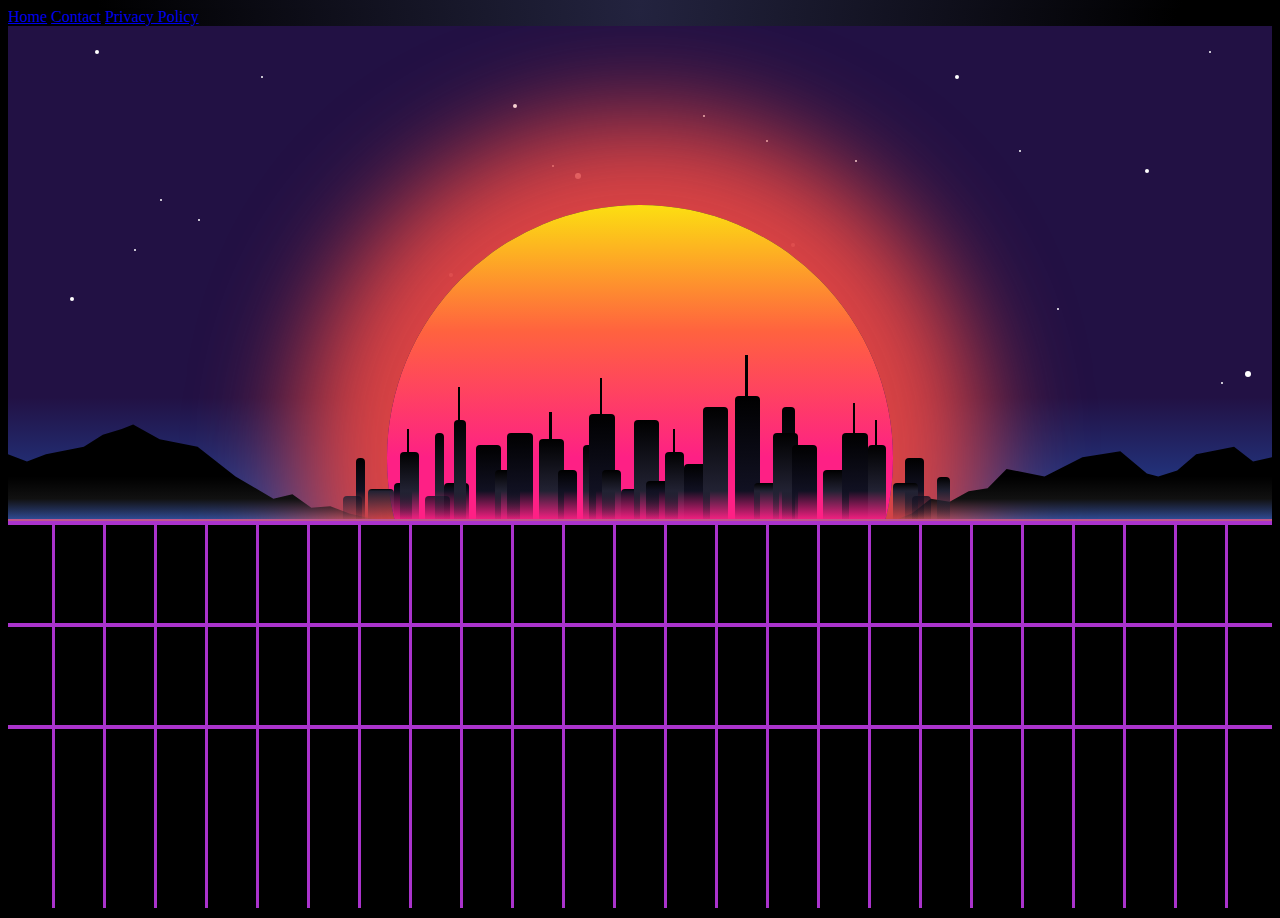
<file: support.html>
<!DOCTYPE html>
<html lang="es" >
<head>
<script async src="https://pagead2.googlesyndication.com/pagead/js/adsbygoogle.js?client=ca-pub-6573726610779599"
     crossorigin="anonymous"></script>
	<meta charset="utf-8">
	<title>Support - Akissame</title>
	<link rel="stylesheet" href="./style.css">
    <link rel='stylesheet' href='https://fonts.googleapis.com/css?family=Yellowtail'>
    <link rel='stylesheet' href='https://fonts.googleapis.com/css?family=Orbitron:400,700,900'>
</head>
<body>
<!-- Agregando menú de navegación en la parte superior -->
<nav class="nav-menu">
	<a href="/">Home</a>
	<a href="/contact">Contact</a>
	<a href="/Privacy_Policy">Privacy Policy</a>
</nav>

<div id="retrobg">
	<div id="retrobg-sky">
		<div id="retrobg-stars">
			<div class="retrobg-star" style="left:  5%; top: 55%; transform: scale( 2 );"></div>
			<div class="retrobg-star" style="left:  7%; top:  5%; transform: scale( 2 );"></div>
			<div class="retrobg-star" style="left: 10%; top: 45%; transform: scale( 1 );"></div>
			<div class="retrobg-star" style="left: 12%; top: 35%; transform: scale( 1 );"></div>
			<div class="retrobg-star" style="left: 15%; top: 39%; transform: scale( 1 );"></div>
			<div class="retrobg-star" style="left: 20%; top: 10%; transform: scale( 1 );"></div>
			<div class="retrobg-star" style="left: 35%; top: 50%; transform: scale( 2 );"></div>
			<div class="retrobg-star" style="left: 40%; top: 16%; transform: scale( 2 );"></div>
			<div class="retrobg-star" style="left: 43%; top: 28%; transform: scale( 1 );"></div>
			<div class="retrobg-star" style="left: 45%; top: 30%; transform: scale( 3 );"></div>
			<div class="retrobg-star" style="left: 55%; top: 18%; transform: scale( 1 );"></div>
			<div class="retrobg-star" style="left: 60%; top: 23%; transform: scale( 1 );"></div>
			<div class="retrobg-star" style="left: 62%; top: 44%; transform: scale( 2 );"></div>
			<div class="retrobg-star" style="left: 67%; top: 27%; transform: scale( 1 );"></div>
			<div class="retrobg-star" style="left: 75%; top: 10%; transform: scale( 2 );"></div>
			<div class="retrobg-star" style="left: 80%; top: 25%; transform: scale( 1 );"></div>
			<div class="retrobg-star" style="left: 83%; top: 57%; transform: scale( 1 );"></div>
			<div class="retrobg-star" style="left: 90%; top: 29%; transform: scale( 2 );"></div>
			<div class="retrobg-star" style="left: 95%; top:  5%; transform: scale( 1 );"></div>
			<div class="retrobg-star" style="left: 96%; top: 72%; transform: scale( 1 );"></div>
			<div class="retrobg-star" style="left: 98%; top: 70%; transform: scale( 3 );"></div>
		</div>
		<div id="retrobg-sunWrap">
			<div id="retrobg-sun"></div>
		</div>
		<div id="retrobg-mountains">
			<div id="retrobg-mountains-left" class="retrobg-mountain"></div>
			<div id="retrobg-mountains-right" class="retrobg-mountain"></div>
		</div>
		<div id="retrobg-cityWrap">
			<div id="retrobg-city">
				<div style="left:  4.0%; height: 20%; width: 3.0%;" class="retrobg-building"></div>
				<div style="left:  6.0%; height: 50%; width: 1.5%;" class="retrobg-building"></div>
				<div style="left:  8.0%; height: 25%; width: 4.0%;" class="retrobg-building"></div>
				<div style="left: 12.0%; height: 30%; width: 3.0%;" class="retrobg-building"></div>
				<div style="left: 13.0%; height: 55%; width: 3.0%;" class="retrobg-building retrobg-antenna"></div>
				<div style="left: 17.0%; height: 20%; width: 4.0%;" class="retrobg-building"></div>
				<div style="left: 18.5%; height: 70%; width: 1.5%;" class="retrobg-building"></div>
				<div style="left: 20.0%; height: 30%; width: 4.0%;" class="retrobg-building"></div>
				<div style="left: 21.5%; height: 80%; width: 2.0%;" class="retrobg-building retrobg-antenna"></div>
				<div style="left: 25.0%; height: 60%; width: 4.0%;" class="retrobg-building"></div>
				<div style="left: 28.0%; height: 40%; width: 4.0%;" class="retrobg-building"></div>
				<div style="left: 30.0%; height: 70%; width: 4.0%;" class="retrobg-building"></div>
				<div style="left: 35.0%; height: 65%; width: 4.0%;" class="retrobg-building retrobg-antenna"></div>
				<div style="left: 38.0%; height: 40%; width: 3.0%;" class="retrobg-building"></div>
				<div style="left: 42.0%; height: 60%; width: 2.0%;" class="retrobg-building"></div>
				<div style="left: 43.0%; height: 85%; width: 4.0%;" class="retrobg-building retrobg-antenna"></div>
				<div style="left: 45.0%; height: 40%; width: 3.0%;" class="retrobg-building"></div>
				<div style="left: 48.0%; height: 25%; width: 3.0%;" class="retrobg-building"></div>
				<div style="left: 50.0%; height: 80%; width: 4.0%;" class="retrobg-building"></div>
				<div style="left: 52.0%; height: 32%; width: 5.0%;" class="retrobg-building"></div>
				<div style="left: 55.0%; height: 55%; width: 3.0%;" class="retrobg-building retrobg-antenna"></div>
				<div style="left: 58.0%; height: 45%; width: 4.0%;" class="retrobg-building"></div>
				<div style="left: 61.0%; height: 90%; width: 4.0%;" class="retrobg-building"></div>
				<div style="left: 66.0%; height: 99%; width: 4.0%;" class="retrobg-building retrobg-antenna"></div>
				<div style="left: 69.0%; height: 30%; width: 4.0%;" class="retrobg-building"></div>
				<div style="left: 73.5%; height: 90%; width: 2.0%;" class="retrobg-building"></div>
				<div style="left: 72.0%; height: 70%; width: 4.0%;" class="retrobg-building"></div>
				<div style="left: 75.0%; height: 60%; width: 4.0%;" class="retrobg-building"></div>
				<div style="left: 80.0%; height: 40%; width: 4.0%;" class="retrobg-building"></div>
				<div style="left: 83.0%; height: 70%; width: 4.0%;" class="retrobg-building retrobg-antenna"></div>
				<div style="left: 87.0%; height: 60%; width: 3.0%;" class="retrobg-building retrobg-antenna"></div>
				<div style="left: 93.0%; height: 50%; width: 3.0%;" class="retrobg-building"></div>
				<div style="left: 91.0%; height: 30%; width: 4.0%;" class="retrobg-building"></div>
				<div style="left: 94.0%; height: 20%; width: 3.0%;" class="retrobg-building"></div>
				<div style="left: 98.0%; height: 35%; width: 2.0%;" class="retrobg-building"></div>
			</div>
		</div>
	</div>
	<div id="retrobg-ground">
		<div id="retrobg-linesWrap">
			<div id="retrobg-lines">
				<div id="retrobg-vlines">
					<div class="retrobg-vline"></div>
					<div class="retrobg-vline"></div>
					<div class="retrobg-vline"></div>
					<div class="retrobg-vline"></div>
					<div class="retrobg-vline"></div>
					<div class="retrobg-vline"></div>
					<div class="retrobg-vline"></div>
					<div class="retrobg-vline"></div>
					<div class="retrobg-vline"></div>
					<div class="retrobg-vline"></div>
					<div class="retrobg-vline"></div>
					<div class="retrobg-vline"></div>
					<div class="retrobg-vline"></div>
					<div class="retrobg-vline"></div>
					<div class="retrobg-vline"></div>
					<div class="retrobg-vline"></div>
					<div class="retrobg-vline"></div>
					<div class="retrobg-vline"></div>
					<div class="retrobg-vline"></div>
					<div class="retrobg-vline"></div>
					<div class="retrobg-vline"></div>
					<div class="retrobg-vline"></div>
					<div class="retrobg-vline"></div>
					<div class="retrobg-vline"></div>
					<div class="retrobg-vline"></div>
					<div class="retrobg-vline"></div>
					<div class="retrobg-vline"></div>
					<div class="retrobg-vline"></div>
					<div class="retrobg-vline"></div>
					<div class="retrobg-vline"></div>
					<div class="retrobg-vline"></div>
					<div class="retrobg-vline"></div>
					<div class="retrobg-vline"></div>
					<div class="retrobg-vline"></div>
					<div class="retrobg-vline"></div>
					<div class="retrobg-vline"></div>
					<div class="retrobg-vline"></div>
					<div class="retrobg-vline"></div>
					<div class="retrobg-vline"></div>
					<div class="retrobg-vline"></div>
					<div class="retrobg-vline"></div>
					<div class="retrobg-vline"></div>
					<div class="retrobg-vline"></div>
					<div class="retrobg-vline"></div>
					<div class="retrobg-vline"></div>
					<div class="retrobg-vline"></div>
					<div class="retrobg-vline"></div>
					<div class="retrobg-vline"></div>
				</div>
				<div id="retrobg-hlines">
					<div class="retrobg-hline"></div>
					<div class="retrobg-hline"></div>
					<div class="retrobg-hline">
</file>
<file: style.css>
html,
body {
  height: 100%;
  background-color: #000000;
  overflow: hidden;
  background-image: radial-gradient(ellipse farthest-corner at center top, #23233f 0%, #000000 60%);
  background-size: cover;
  background-position: top center
}

/* ............................................................... */
/* ............................................................... */
/* ............................................................... */
#retrobg {
  position: relative;
  overflow: hidden;
  height: 100%;
  color: #a3c;
  background-color: #000;
}

/* ............................................................... */
#retrobg-sky {
  position: absolute;
  display: flex;
  align-items: flex-end;
  justify-content: center;
  top: 0;
  width: 100%;
  height: 55%;
  background: linear-gradient(#214 75%, #249);
}

/* ............................................................... */
#retrobg-sunWrap {
  position: relative;
  width: 40%;
  margin-bottom: -15%;
}

#retrobg-sun {
  --glow-color: #d44;
  padding-top: 100%;
  border-radius: 50%;
  background-image: linear-gradient(#fcdf11, #ff623f, #fe2085 50%);
  box-shadow: 0 0 100px 90px var(--glow-color);
  animation: 2s ease infinite alternate retrobg-sun-glow-anim;
}

.retrobg-shutdown #retrobg-sun {
  background-image: linear-gradient(#000, #000 40%);
  --glow-color: #000;
}

@keyframes retrobg-sun-glow-anim {
  from {
    box-shadow: 0 0 100px 90px var(--glow-color);
  }
  to {
    box-shadow: 0 0 100px 90px var(--glow-color);
  }
}
/* ............................................................... */
#retrobg-stars {
  position: absolute;
  width: 100%;
  height: 100%;
}

.retrobg-star {
  position: absolute;
  border-radius: 50%;
  width: 2px;
  height: 2px;
  background-color: #fff;
}

/* ............................................................... */
#retrobg-mountains {
  position: absolute;
  width: 100%;
  height: 30%;
}

.retrobg-mountain {
  position: absolute;
  width: 30%;
  height: 100%;
  background-image: linear-gradient(#000 70%, #111 85%, #fff1);
}

#retrobg-mountains-left {
  left: 0;
  clip-path: polygon(0% 100%, 0% 55%, 5% 60%, 10% 55%, 20% 50%, 25% 42%, 30% 38%, 33% 35%, 40% 45%, 50% 50%, 60% 70%, 70% 85%, 75% 82%, 80% 91%, 85% 90%, 90% 95%, 95% 98%, 100% 100%);
}

#retrobg-mountains-right {
  right: 0;
  clip-path: polygon(0% 100%, 5% 95%, 10% 85%, 15% 87%, 20% 80%, 25% 78%, 30% 65%, 40% 70%, 50% 57%, 60% 53%, 67% 68%, 70% 70%, 75% 66%, 80% 55%, 90% 50%, 95% 60%, 100% 57%, 100% 100%);
}

/* ............................................................... */
#retrobg-cityWrap {
  position: absolute;
  width: 50%;
  margin-left: -1%;
}

#retrobg-city {
  padding-top: 20%;
}

.retrobg-building {
  position: absolute;
  width: 5%;
  height: 100%;
  bottom: 0;
  border-radius: 4px 4px 0 0;
  background-image: linear-gradient(0deg, rgba(17, 17, 34, 0), #112 30px, #000);
}

.retrobg-building:nth-child(odd) {
  background-image: linear-gradient(0deg, rgba(24, 24, 42, 0), #223 30px, #000);
}

.retrobg-antenna::after {
  content: "";
  position: absolute;
  left: 50%;
  margin-left: calc( -1px - 5% );
  bottom: 100%;
  width: 10%;
  min-width: 2px;
  height: 33%;
  background-color: #000;
}

/* ............................................................... */
#retrobg-ground {
  position: absolute;
  overflow: hidden;
  width: 100%;
  height: 45%;
  bottom: 0;
  border-top: 2px solid #bf578c;
  background-color: #000;
}

.retrobg-shutdown #retrobg-ground {
  border-color: #000;
}

#retrobg-groundShadow {
  position: absolute;
  top: 0;
  width: 100%;
  height: 100%;
  background-image: linear-gradient(#000 0%, transparent);
}

/* ............................................................... */
#retrobg-linesWrap {
  height: 100%;
  perspective: 1000px;
  perspective-origin: center top;
}

#retrobg-lines {
  position: absolute;
  width: 100%;
  height: 100%;
  transform-origin: top center;
  animation: 0.35s linear infinite retrobg-lines-anim;
}

.retrobg-shutdown #retrobg-lines {
  animation-duration: 5s;
}

@keyframes retrobg-lines-anim {
  from {
    transform: rotateX(84deg) translateY(0);
  }
  to {
    transform: rotateX(84deg) translateY(100px);
  }
}
#retrobg-hlines,
#retrobg-vlines {
  position: absolute;
  left: calc( ( 900% - 100% ) / -2 );
  width: 900%;
  height: 500%;
}

#retrobg-vlines {
  display: flex;
  justify-content: center;
}

.retrobg-hline,
.retrobg-vline {
  width: 100%;
  height: 100%;
  background-color: currentColor;
}

.retrobg-hline {
  height: 4px;
}

.retrobg-vline {
  width: 3px;
}

.retrobg-hline + .retrobg-hline {
  margin-top: 98px;
}

.retrobg-vline + .retrobg-vline {
  margin-left: 48px;
}

h1 {
  color: #C6CBF5;
  font-family: 'Orbitron', sans-serif;
  font-size: 80px;
  font-weight: 1000;
  line-height: 1.2;
  left: 50%;
  margin: 0;
  margin-left: -420px;
  position: absolute;
  text-align: center;
  text-transform: uppercase;
  top: 55%;
  width: 852px;
  z-index: 11;
  background: -webkit-linear-gradient(top, #151C60, #C6CBF5 40%, black 40%, #E1A0CE 65%, white);
  -webkit-background-clip: text;
  -webkit-text-fill-color: transparent;
  -webkit-text-stroke-width: 2px;
  -webkit-text-stroke-color: white;
}

h2 {
  color: #d100b1;
  display: block;
  font-family: 'Yellowtail', cursive;
  font-size: 90px;
  margin-right: -8em;
  position: absolute;
  text-shadow: 0 0 1px #d100b1, 0 -3px 3px rgba(255, 255, 255, 0.8), 0 3px 3px rgba(0, 0, 0, 0.5), 0 0 15px #d100b1, 0 0 45px rgba(209, 0, 177, 0.8);
  text-align: center;
  text-decoration: underline;
  text-transform: none;
  -webkit-transform: skew(-10deg) rotate(-10deg);
  -ms-transform: skew(-10deg) rotate(-10deg);
  transform: skew(-10deg) rotate(-10deg);
  top: 55%;
  width: 100%;
  z-index: 11;
}

h3 {
  color: #C6CBF5;
  font-family: 'Orbitron', sans-serif;
  font-size: 60px;
  font-weight: 1000;
  line-height: 1.2;
  left: 50%;
  margin: 0;
  margin-left: -420px;
  position: absolute;
  text-align: center;
  text-transform: uppercase;
  top: 15%;
  width: 852px;
  z-index: 11;
  background: -webkit-linear-gradient(top, #151C60, #C6CBF5 40%, black 40%, #E1A0CE 65%, white);
  -webkit-background-clip: text;
  -webkit-text-fill-color: transparent;
  -webkit-text-stroke-width: 2px;
  -webkit-text-stroke-color: white;
}

h4 {
  color: #d100b1;
  display: block;
  font-family: 'Yellowtail', cursive;
  font-size: 70px;
  margin-right: -8em;
  position: absolute;
  text-shadow: 0 0 1px #d100b1, 0 -3px 3px rgba(255, 255, 255, 0.8), 0 3px 3px rgba(0, 0, 0, 0.5), 0 0 15px #d100b1, 0 0 45px rgba(209, 0, 177, 0.8);
  text-align: center;
  text-decoration: underline;
  text-transform: none;
  -webkit-transform: skew(-10deg) rotate(-10deg);
  -ms-transform: skew(-10deg) rotate(-10deg);
  transform: skew(-10deg) rotate(-10deg);
  top: 13%;
  width: 100%;
  z-index: 11;
}

p {
  color: #d100b1;
  display: block;
  font-family: 'Roboto';
  font-size: 70px;
  margin-left: 1em;
  margin-right: 1em;
  position: absolute;
  text-shadow: 0 0 1px #d100b1, 0 -3px 3px rgba(255, 255, 255, 0.8), 0 3px 3px rgba(0, 0, 0, 0.5), 0 0 15px #d100b1, 0 0 45px rgba(209, 0, 177, 0.8);
  text-align: left;
  top: 55%;
  width: 90%;
  z-index: 11;
}

ul {
  color: #d100b1;
  display: block;
  font-family: 'Roboto';
  font-size: 36px;
  margin-left: 1em;
  margin-right: 1em;
  margin-bottom: 1em;
  position: absolute;
  text-shadow: 0 0 1px black;
  text-align: left;
  top: 55%;
  width: 90%;
}

li {
  margin-bottom: 10px;
}



.logo-triangle {
  -webkit-animation: dash 6s linear forwards;
  animation: dash 30s linear forwards;
  fill: url(#grad1);
  -webkit-filter: url(#dropshadow);
  filter: url(#dropshadow);
  left: 50%;
  margin-left: -200px;
  position: absolute;
  stroke-dasharray: 1200;
  stroke-dashoffset: 1200;
  top: 53%;
  z-index: 8;
}

@-webkit-keyframes dash {
  to {
    stroke-dashoffset: 0;
  }
}

@keyframes dash {
  to {
    stroke-dashoffset: 0;
  }
}
</file>
